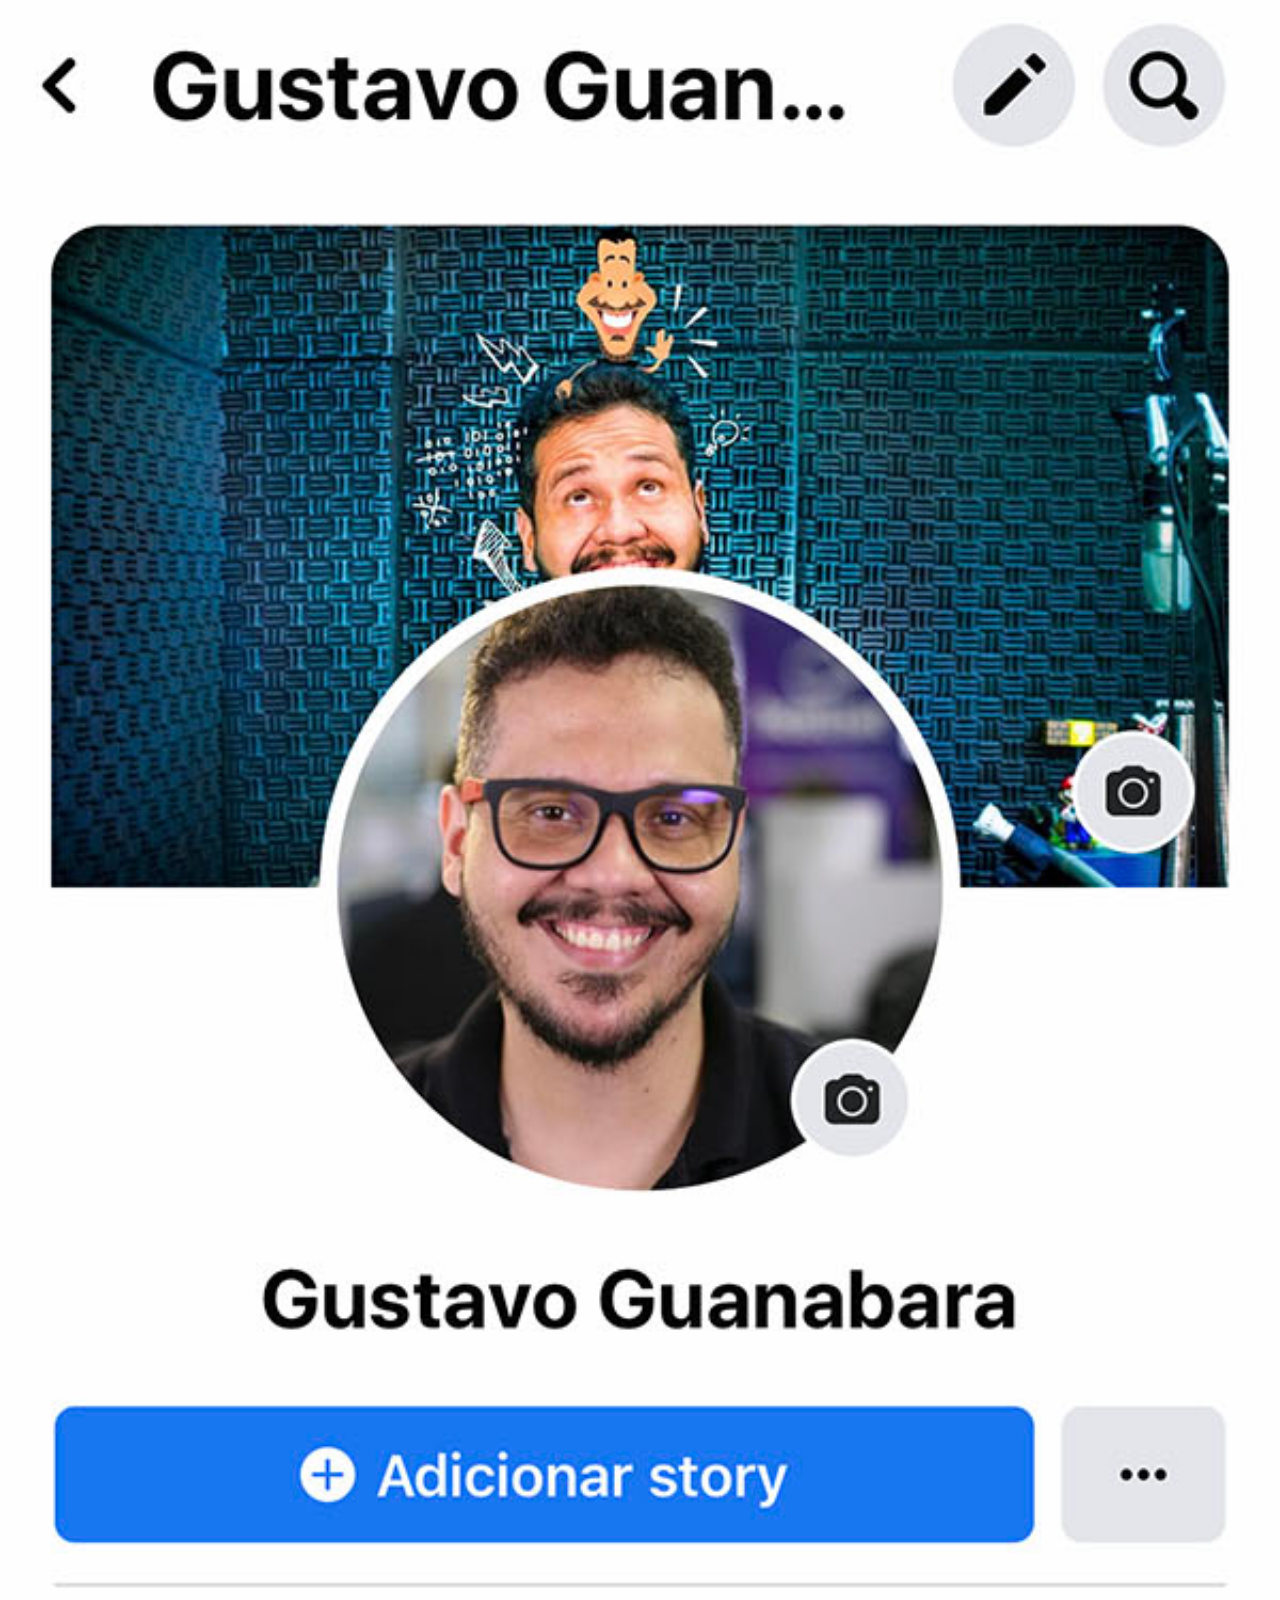
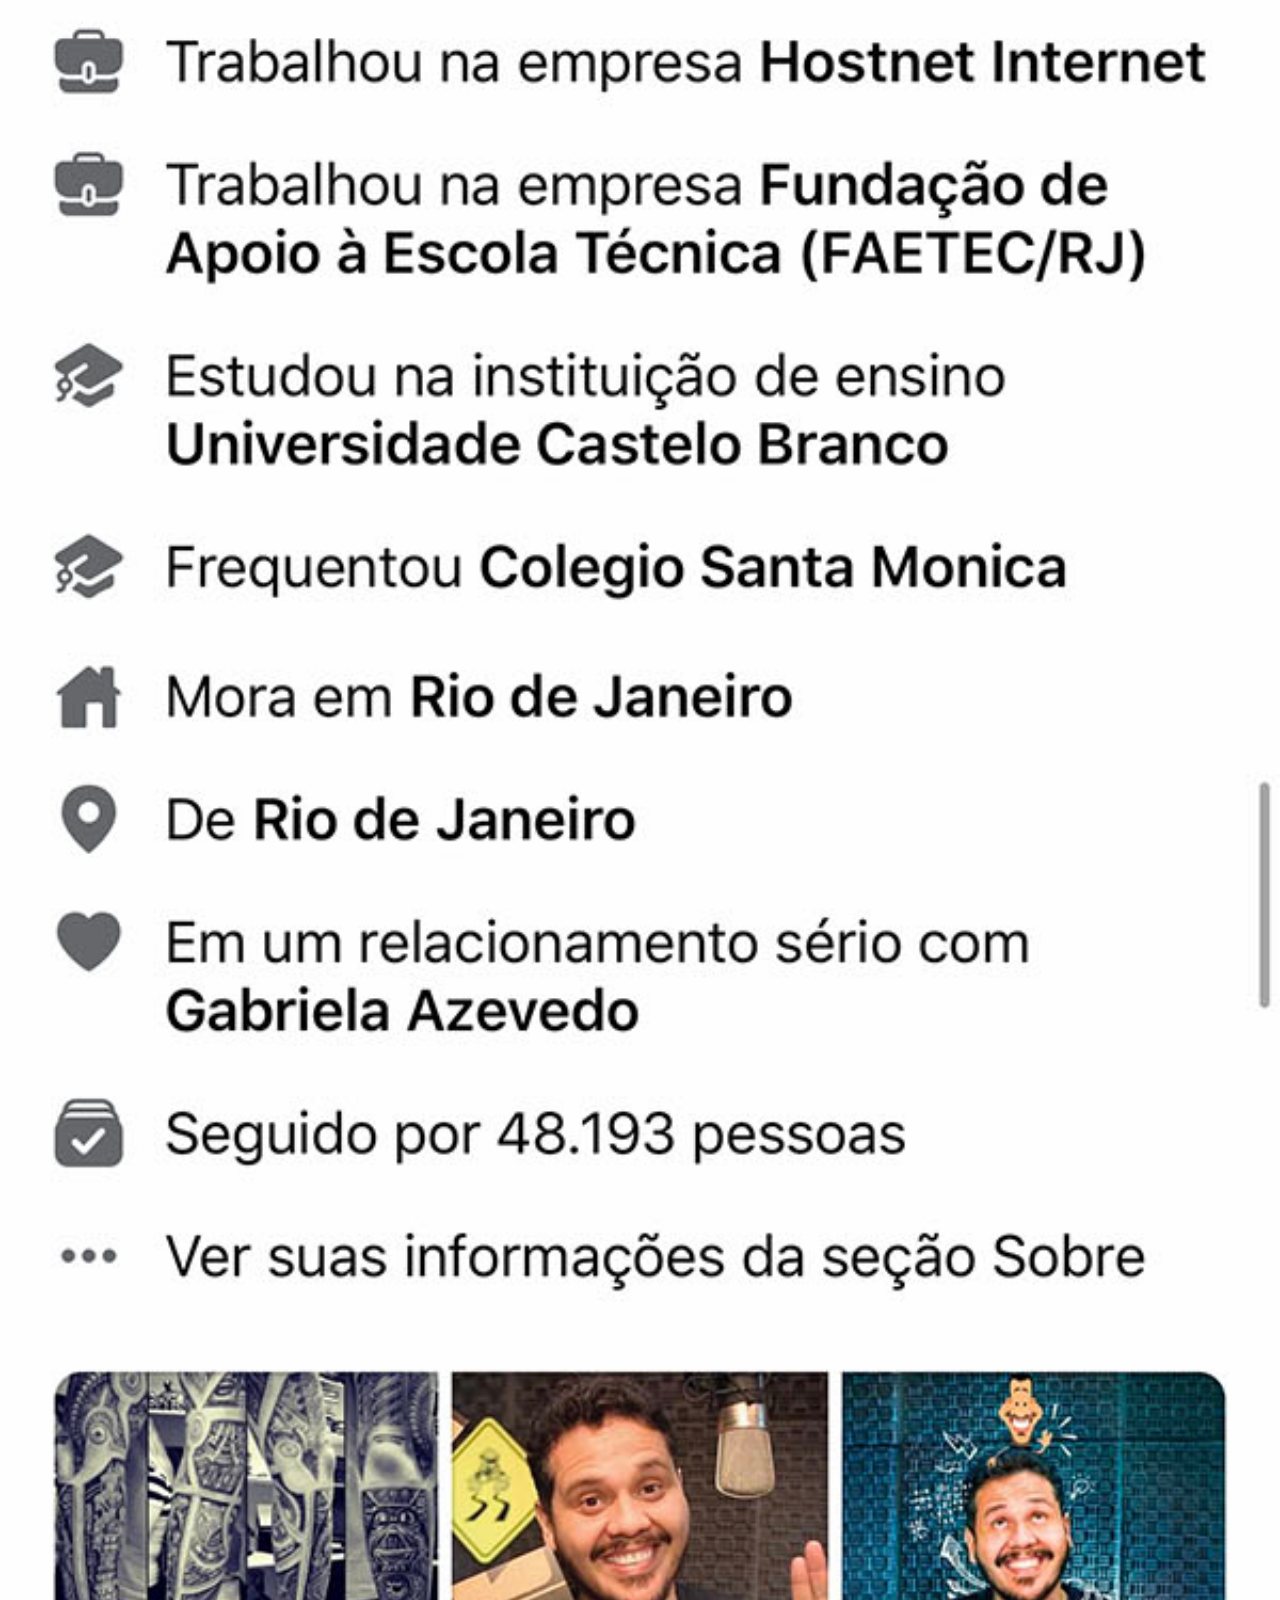
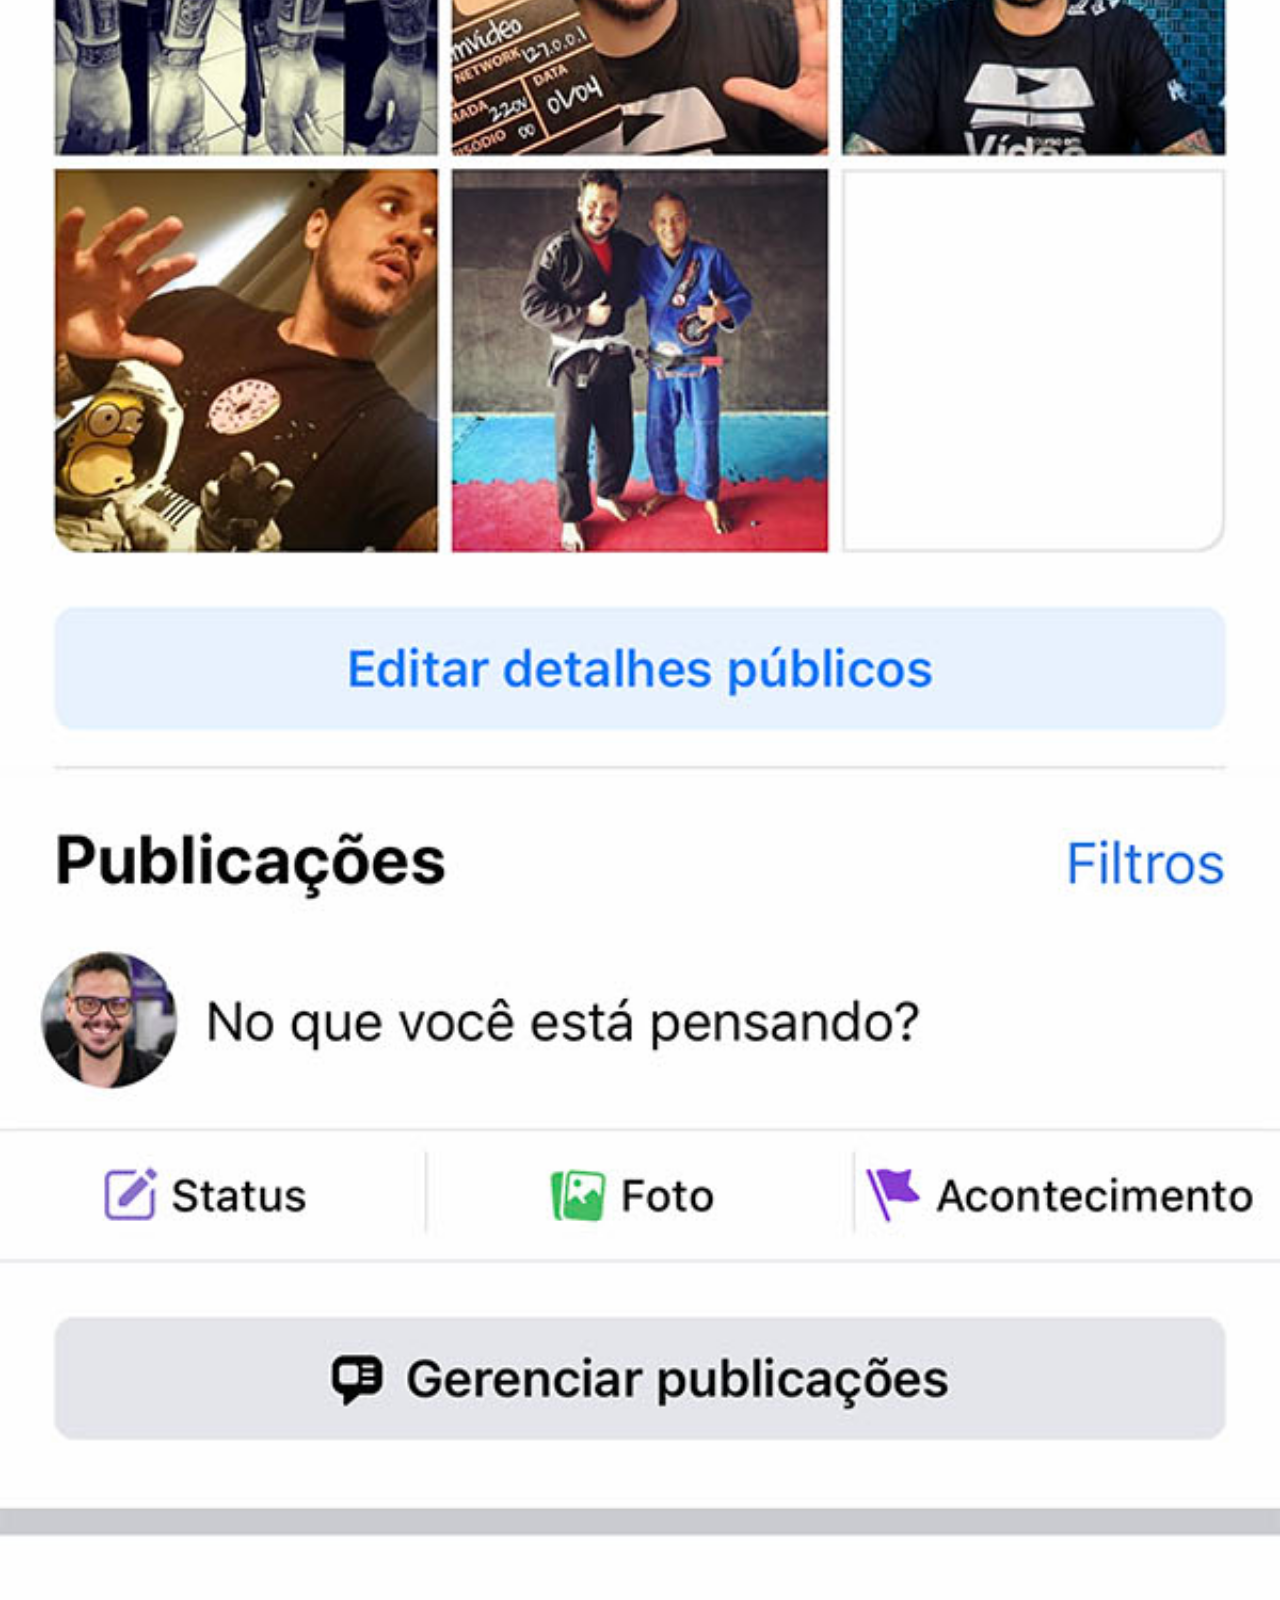
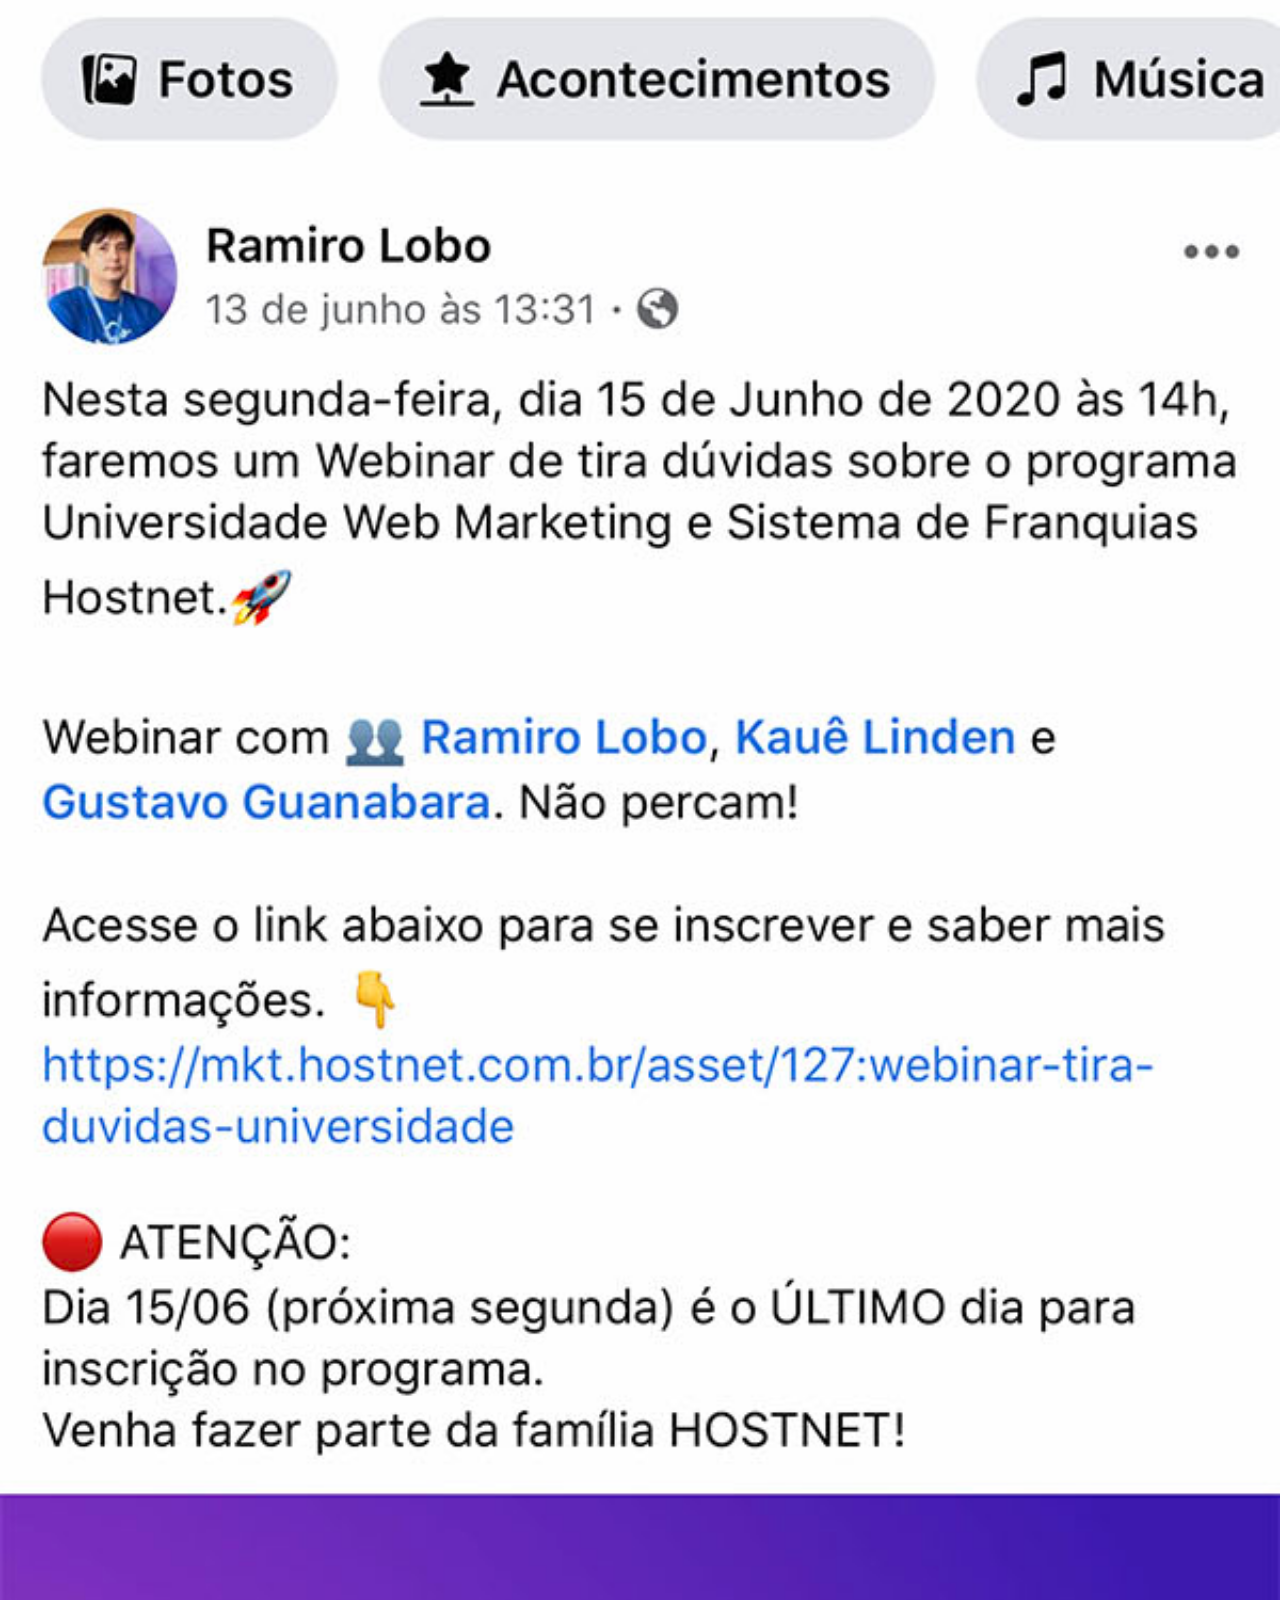
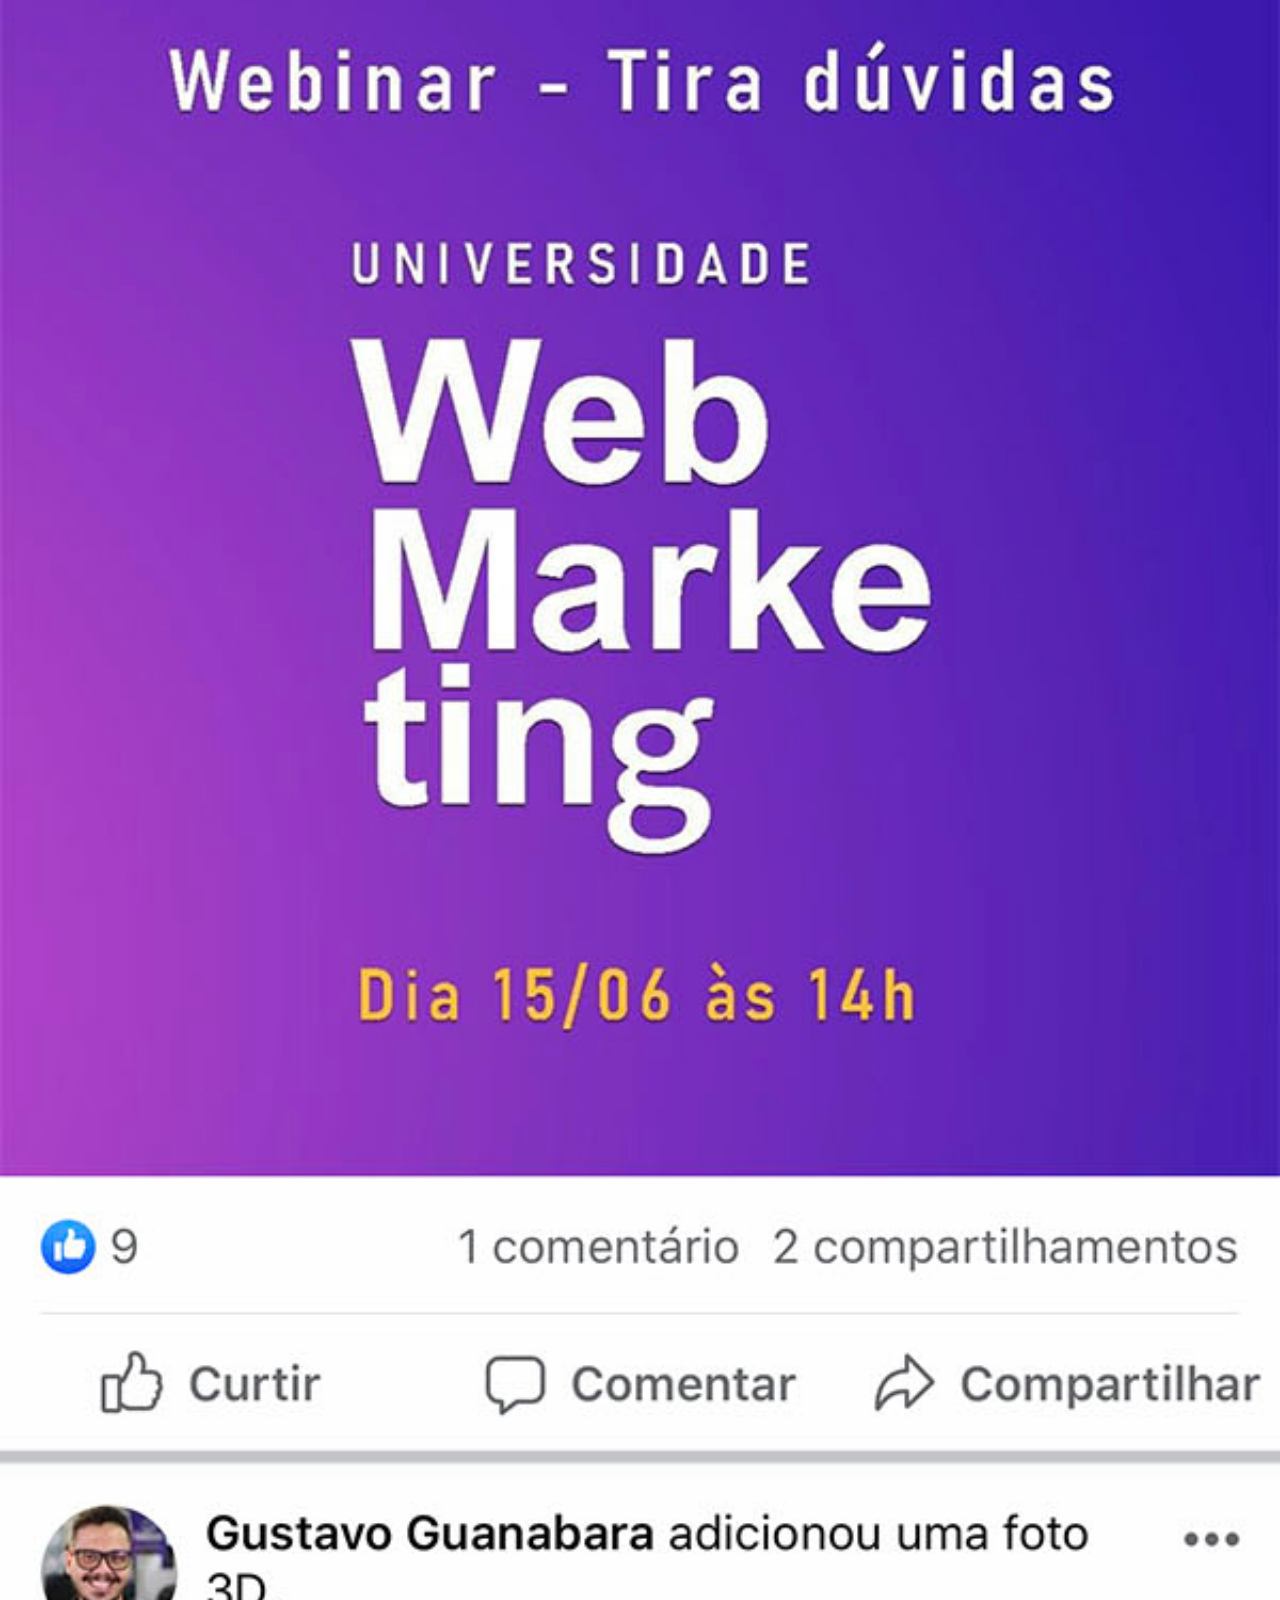
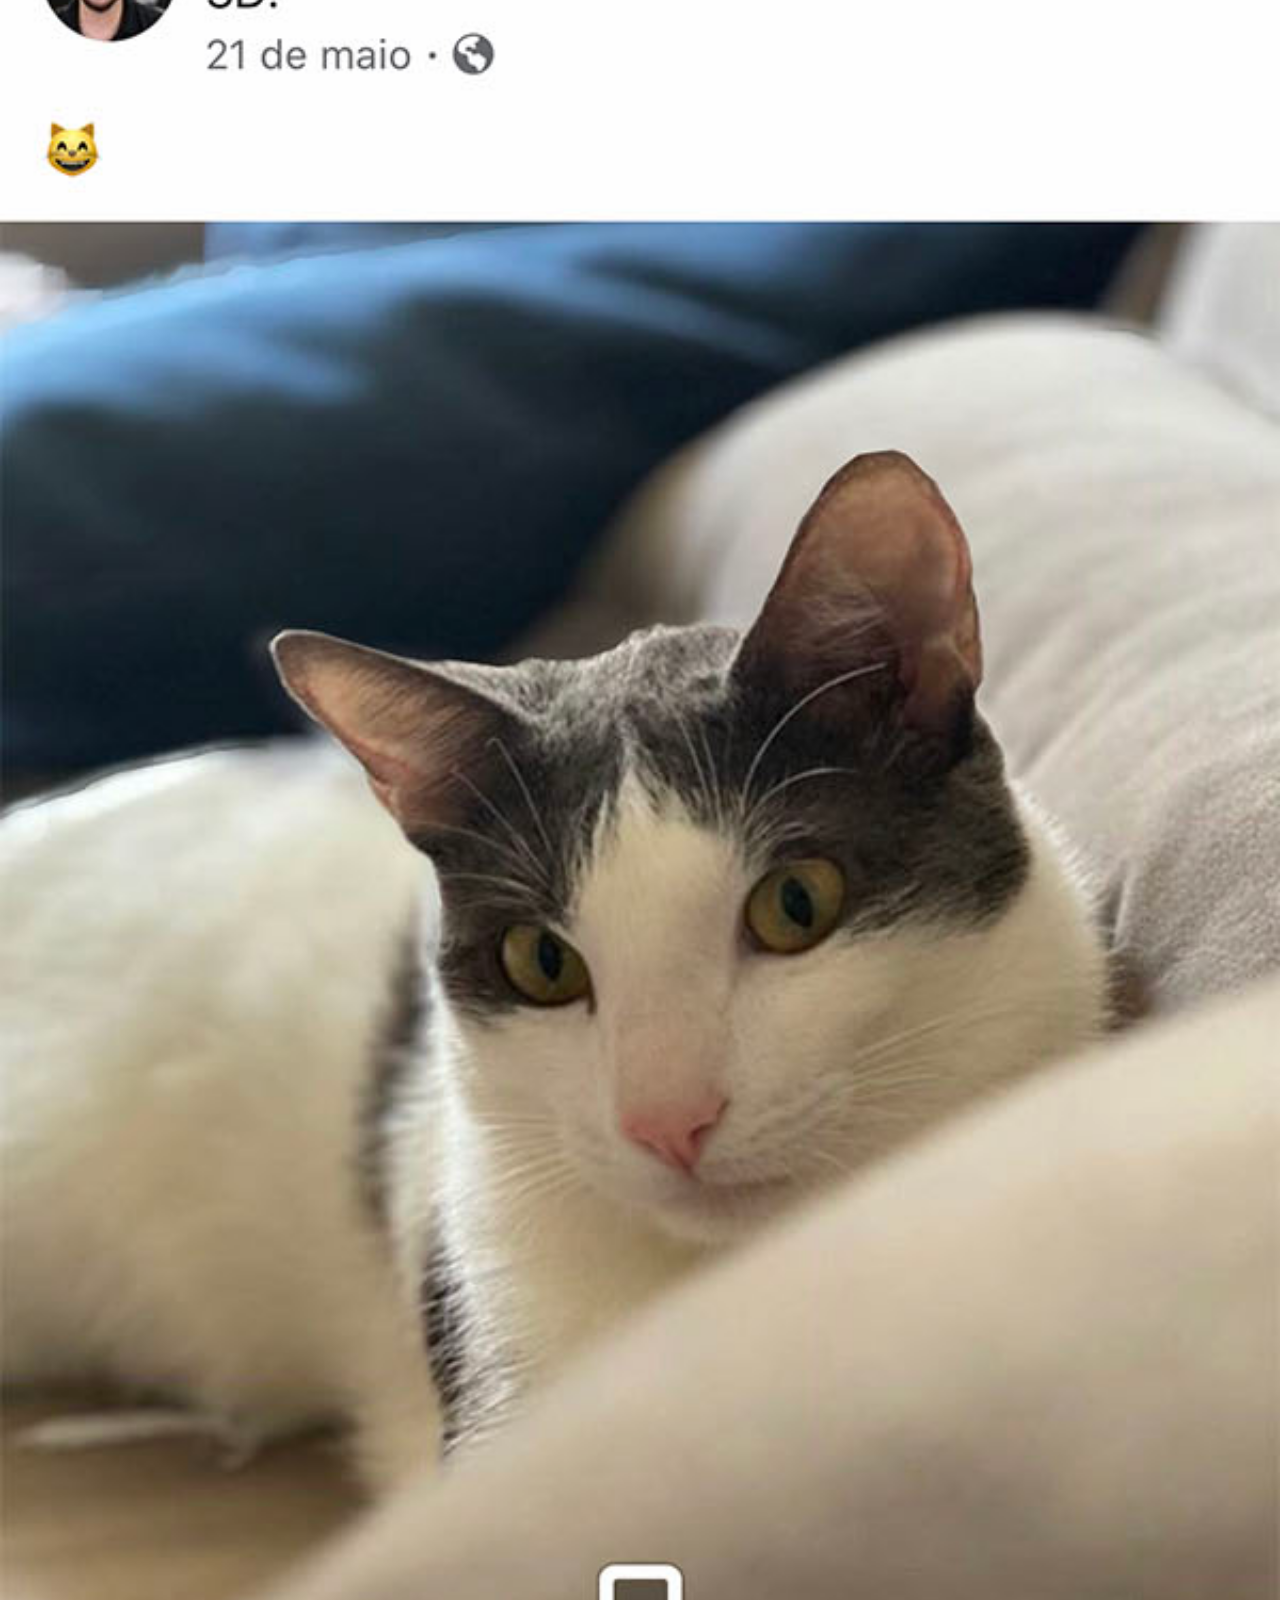
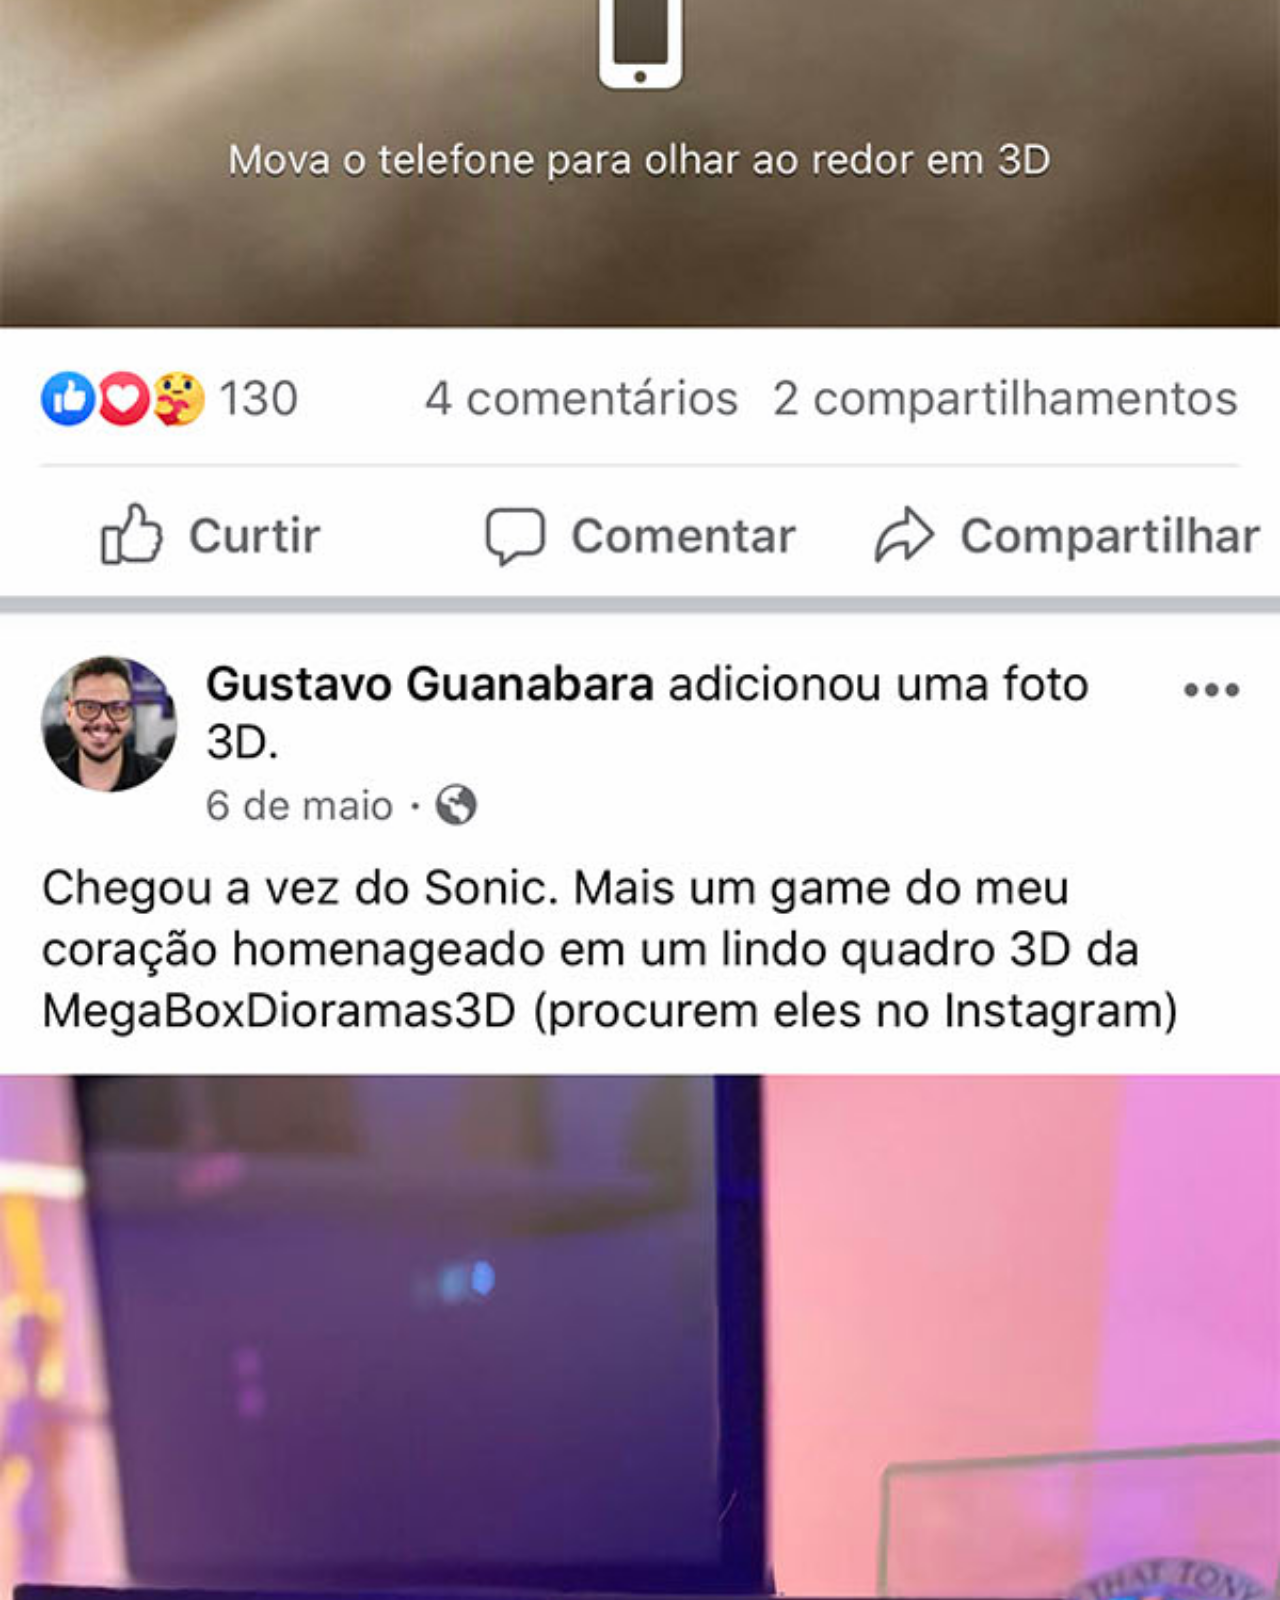
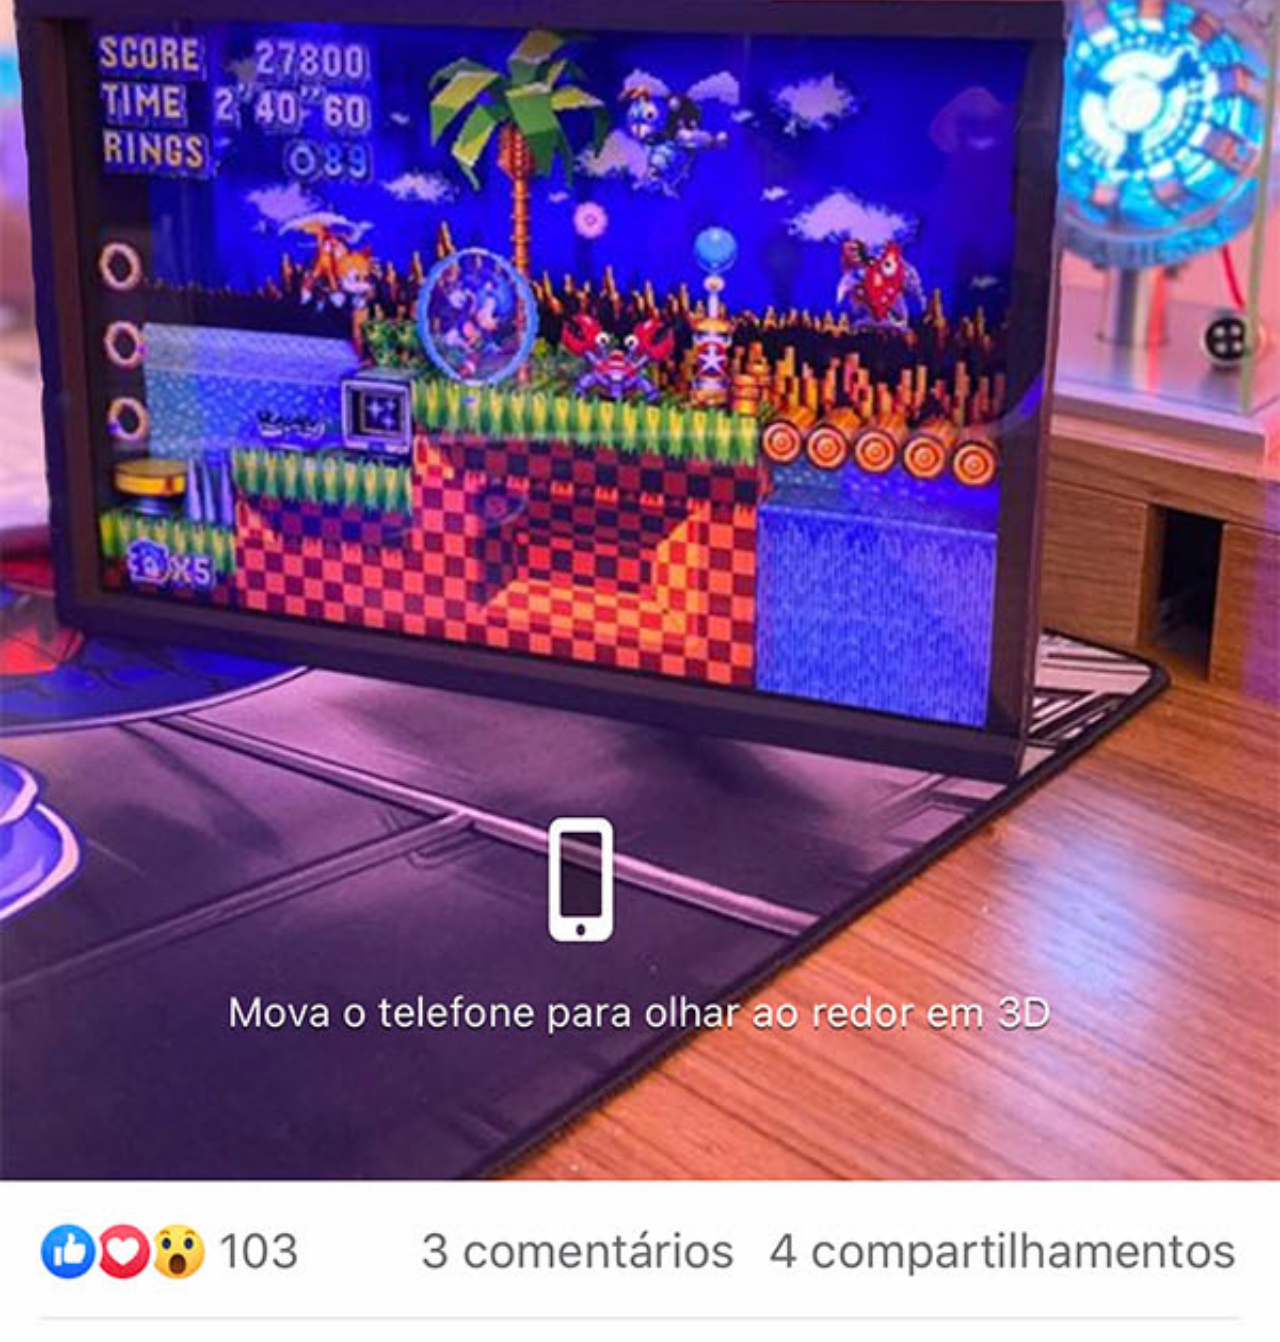
<file: facebook.html>
<!DOCTYPE html>
<html lang="pt-br">
<head>
    <meta charset="UTF-8">
    <meta name="viewport" content="width=device-width, initial-scale=1.0">
    <title>Facebook</title>
    <link rel="stylesheet" href="estilos/social.css">
</head>
<body>
    <img src="imagens/tela-facebook.jpg" alt="Youtube">
</body>
</html>
</file>
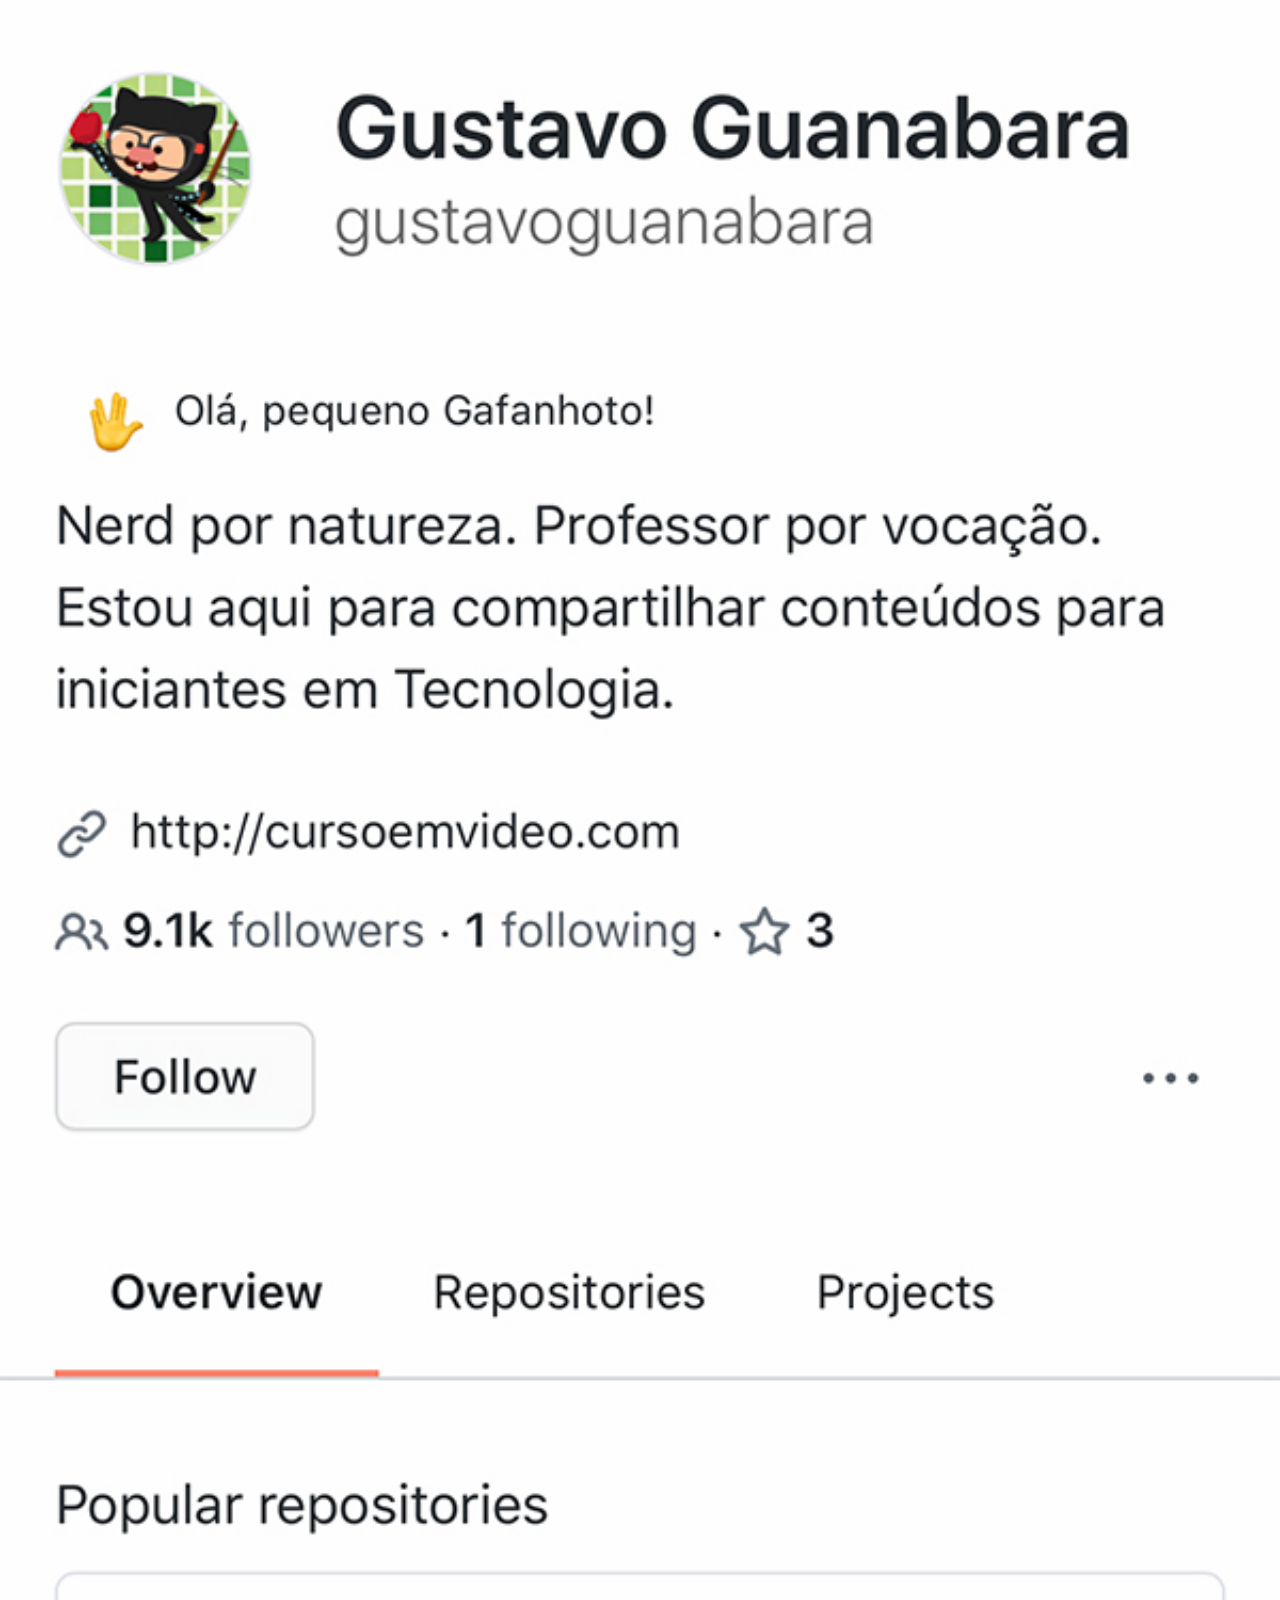
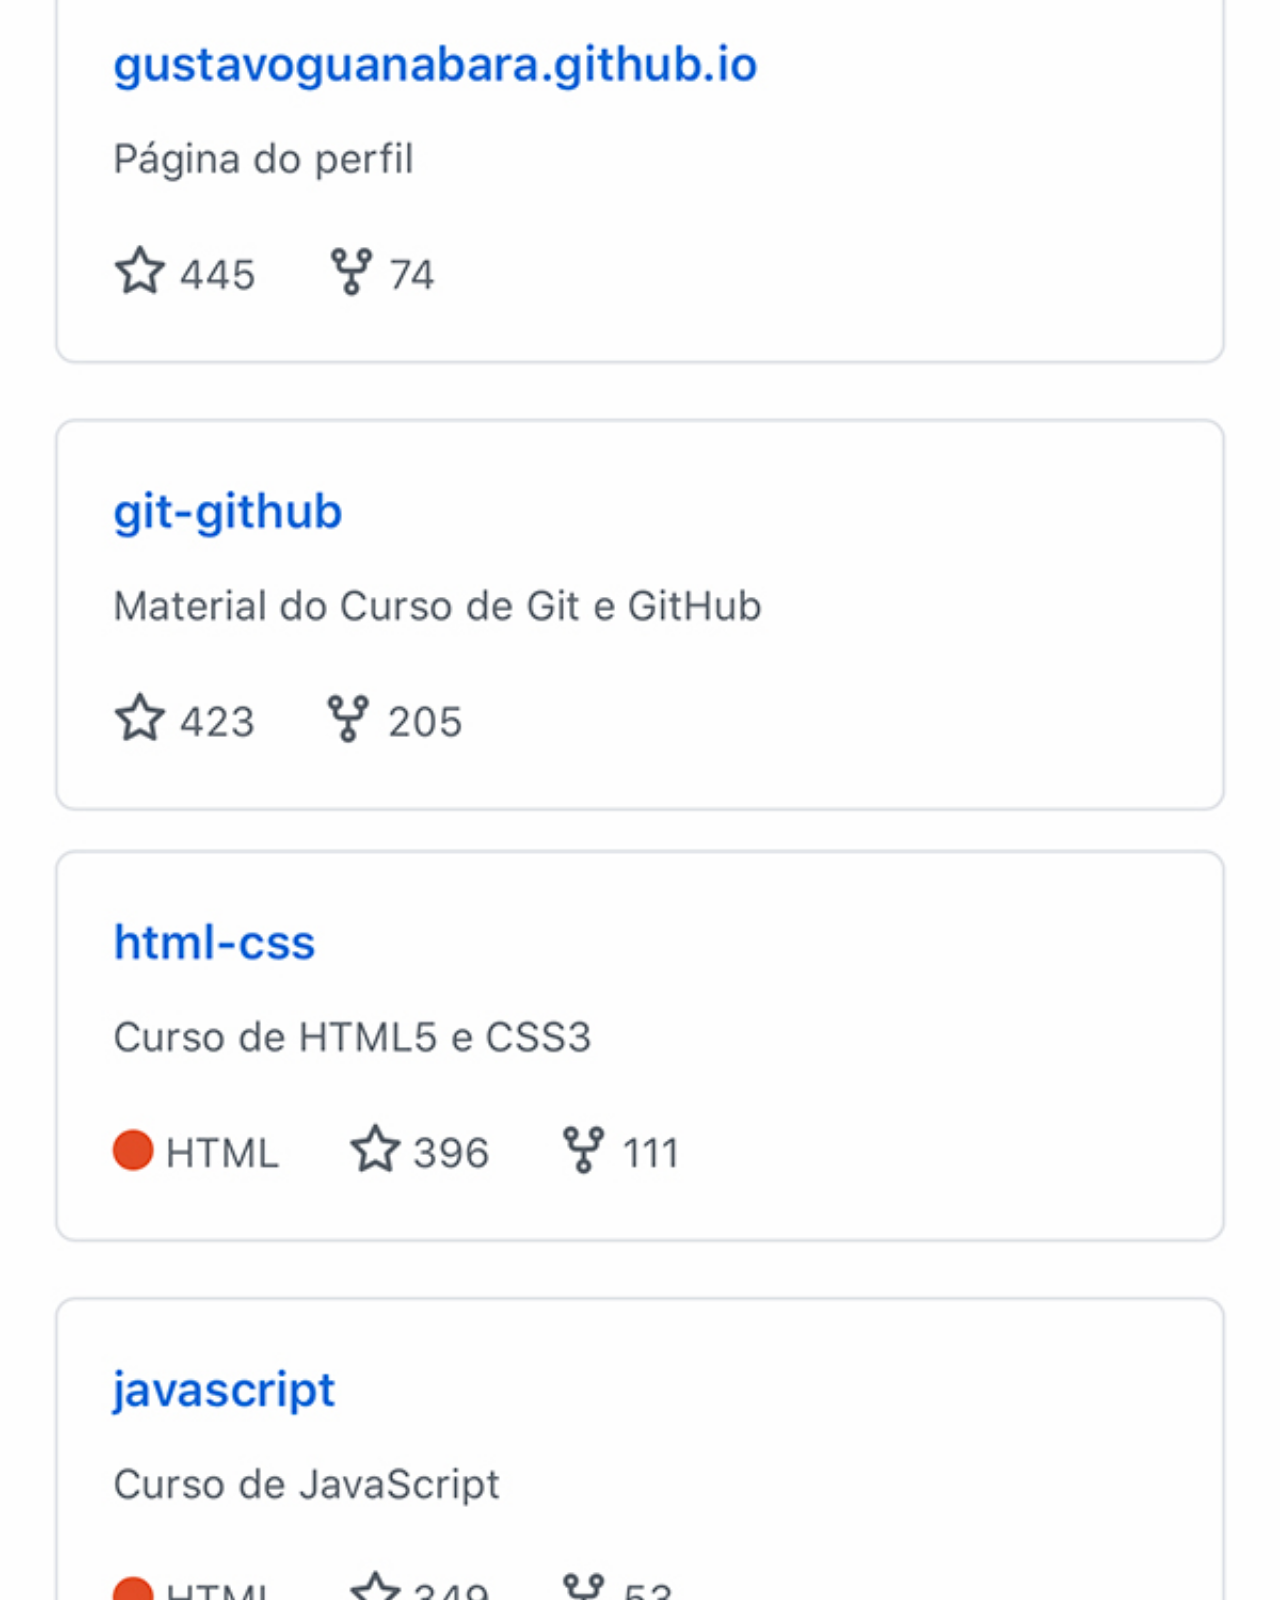
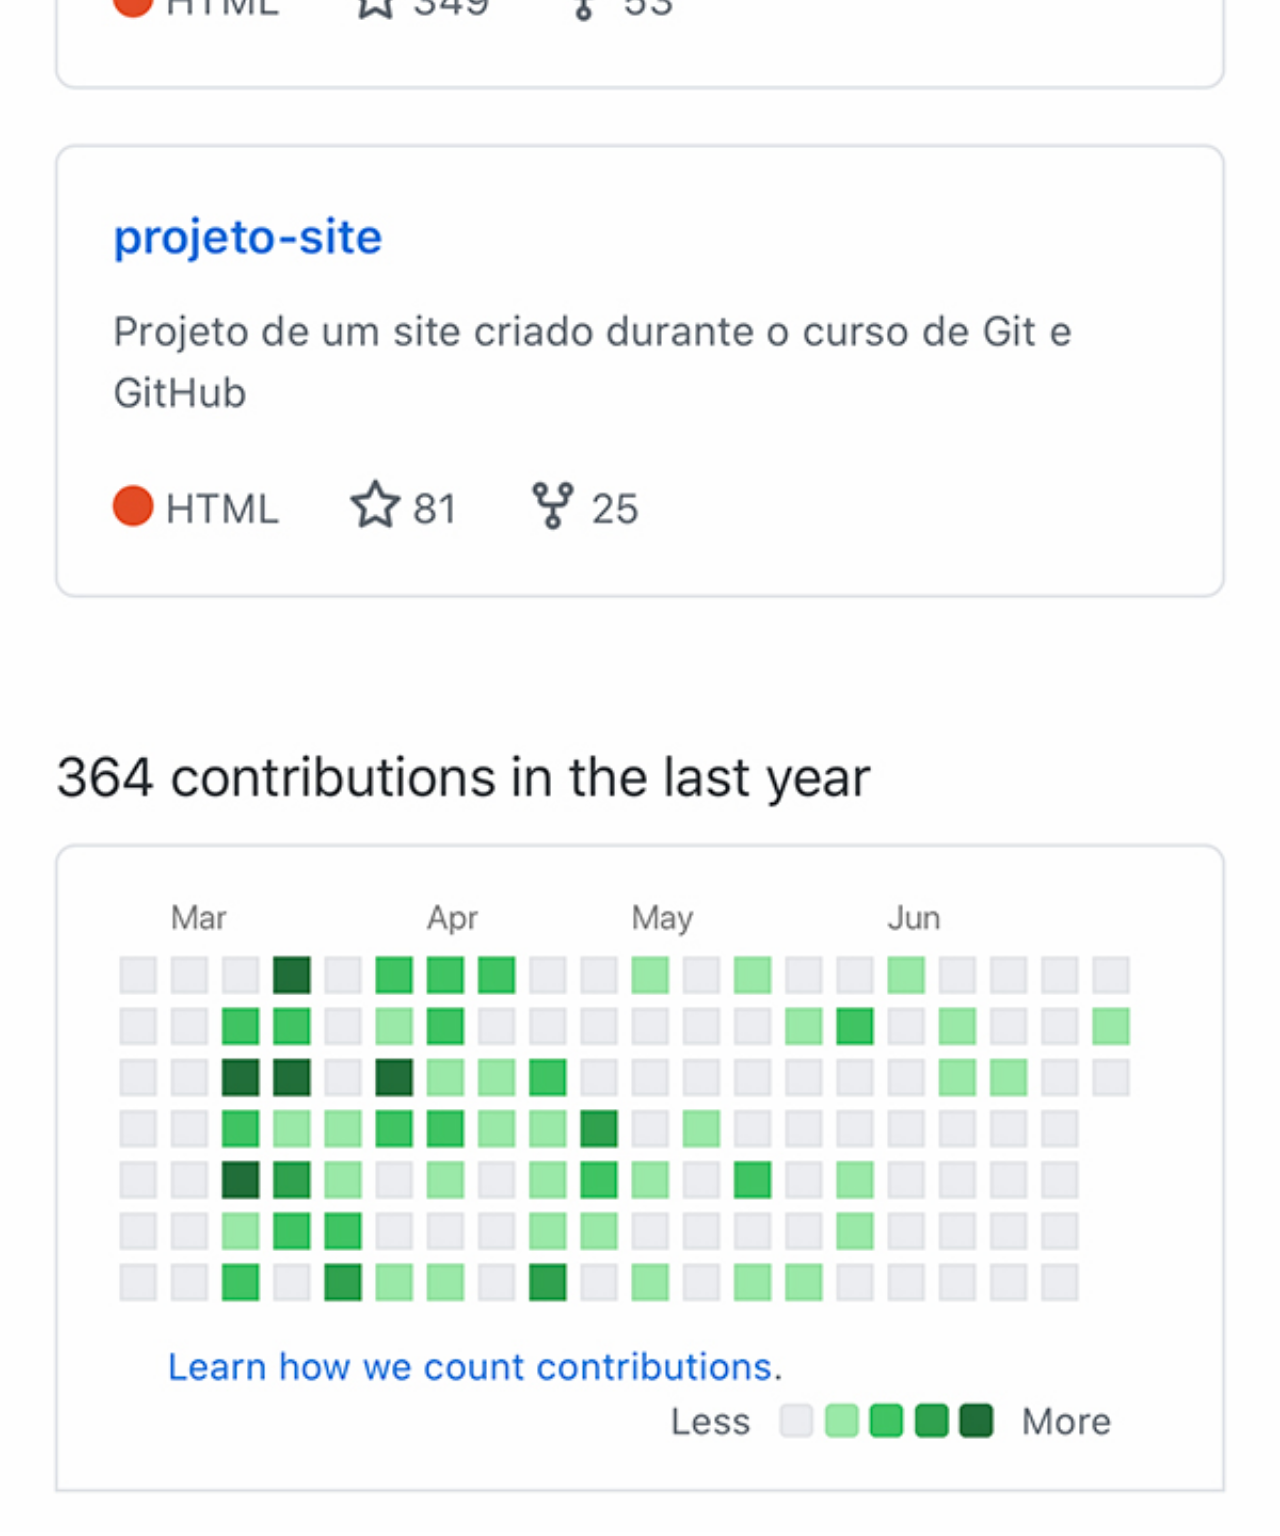
<file: github.html>
<!DOCTYPE html>
<html lang="pt-br">
<head>
    <meta charset="UTF-8">
    <meta name="viewport" content="width=device-width, initial-scale=1.0">
    <title>GitHub</title>
    <link rel="stylesheet" href="estilos/social.css">
</head>

<body>
    <img src="imagens/tela-github.jpg" alt="Youtube">
</body>
</html>
</file>
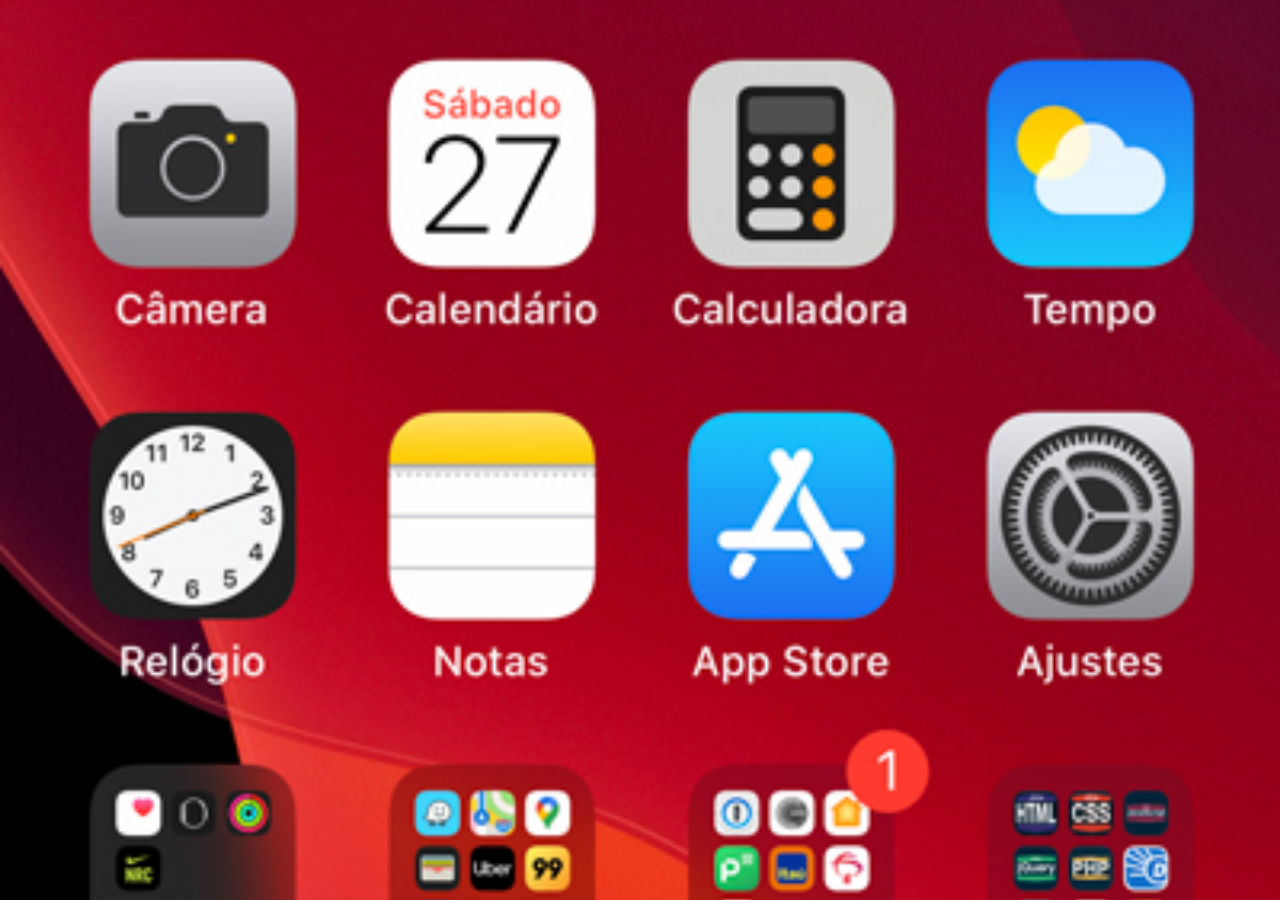
<file: home.html>
<!DOCTYPE html>
<html lang="pt-br">
<head>
    <meta charset="UTF-8">
    <meta name="viewport" content="width=device-width, initial-scale=1.0">
    <title>Home</title>
</head>
<style>
    *{
        margin: 0px;
        padding: 0px;
    }

    body{
        width: 100vw;
        height: 100vh;
        background: black url('imagens/tela-home.jpg') no-repeat top center;
        background-size: cover;
    }
</style>
<body>
    
</body>
</html>
</file>
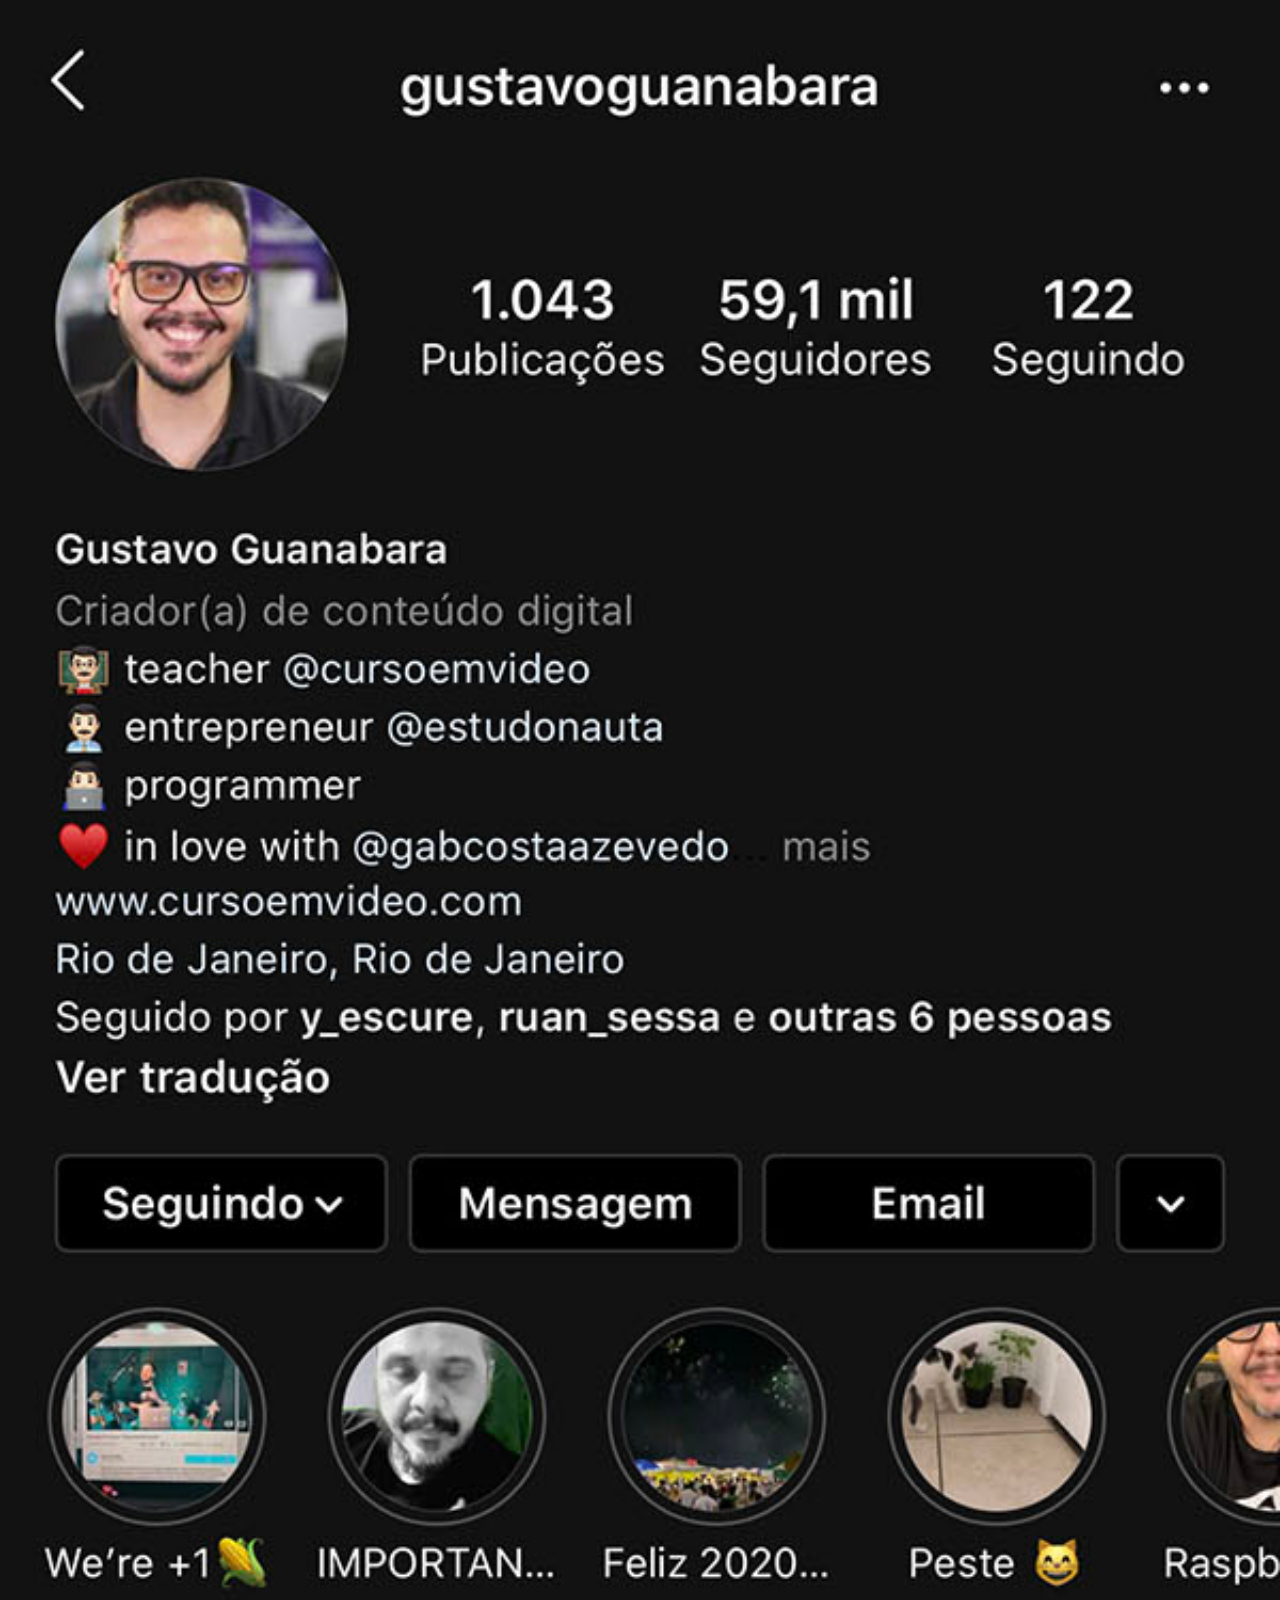
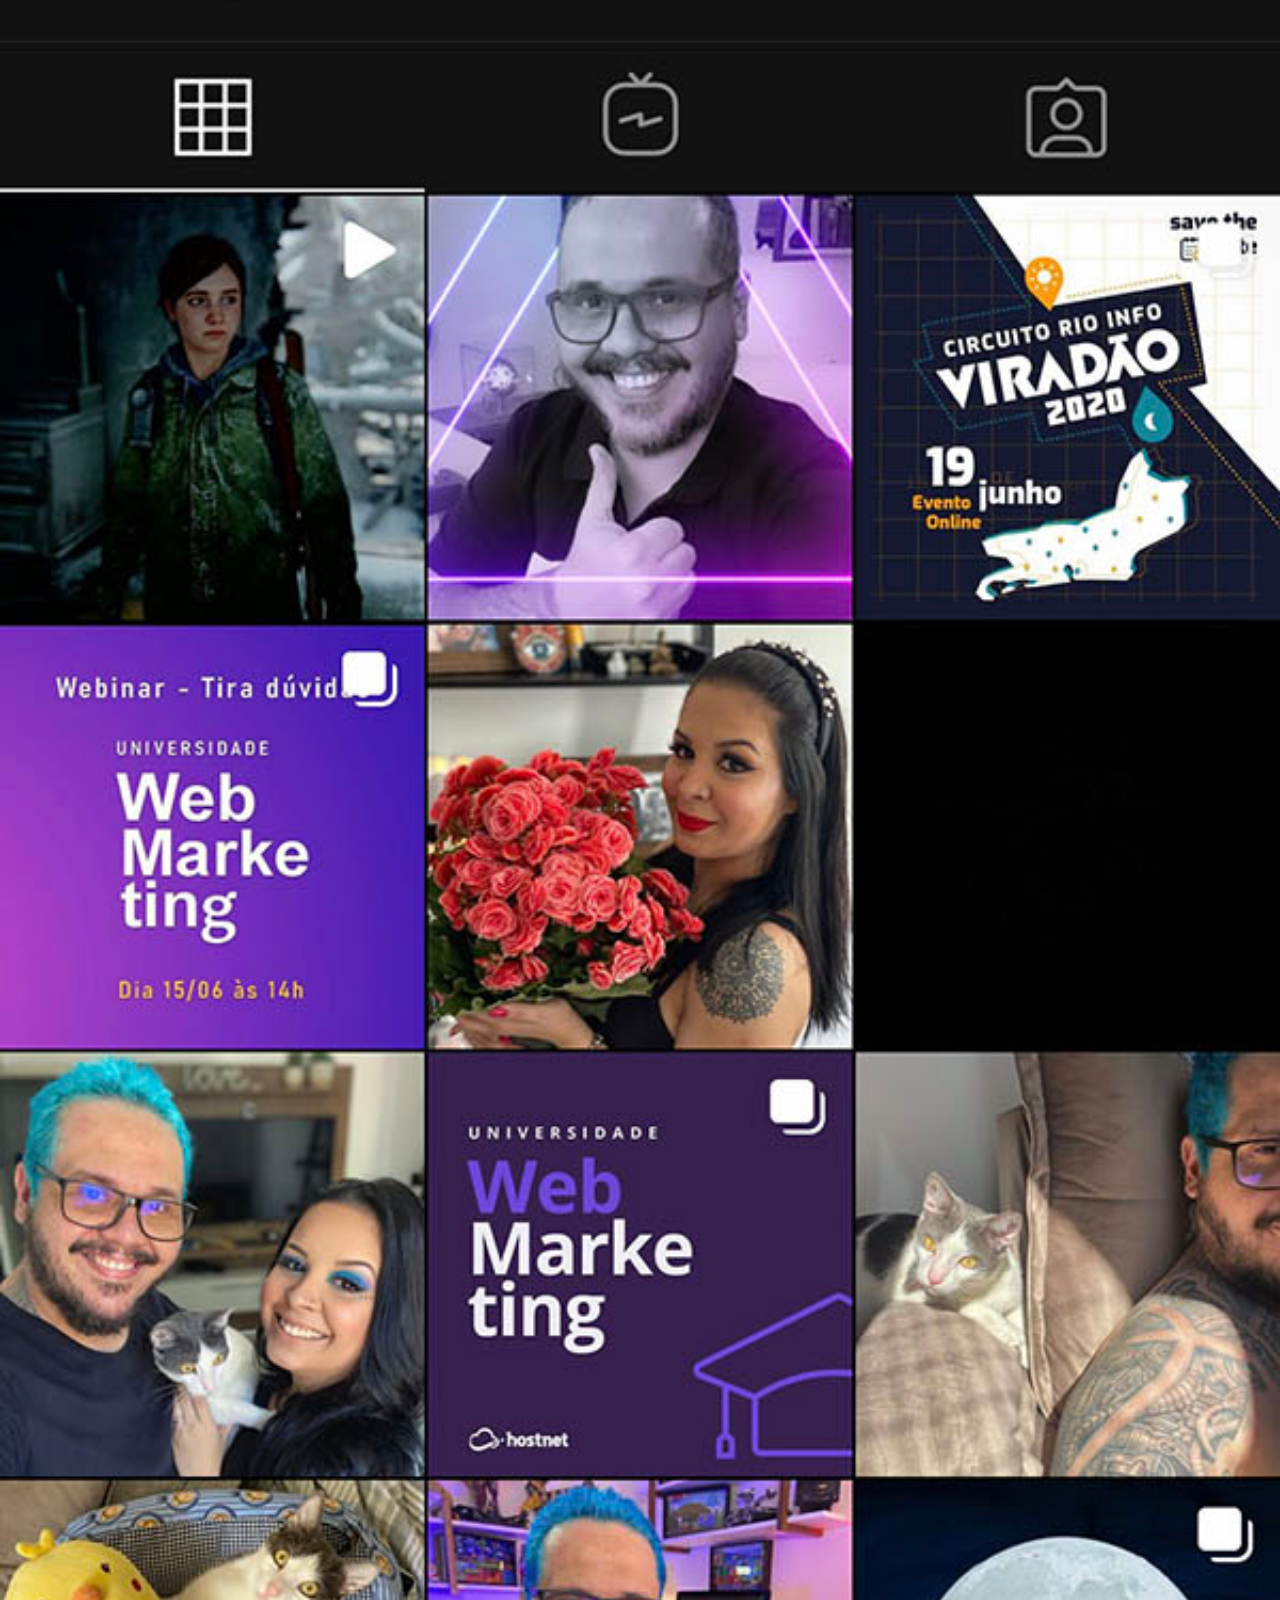
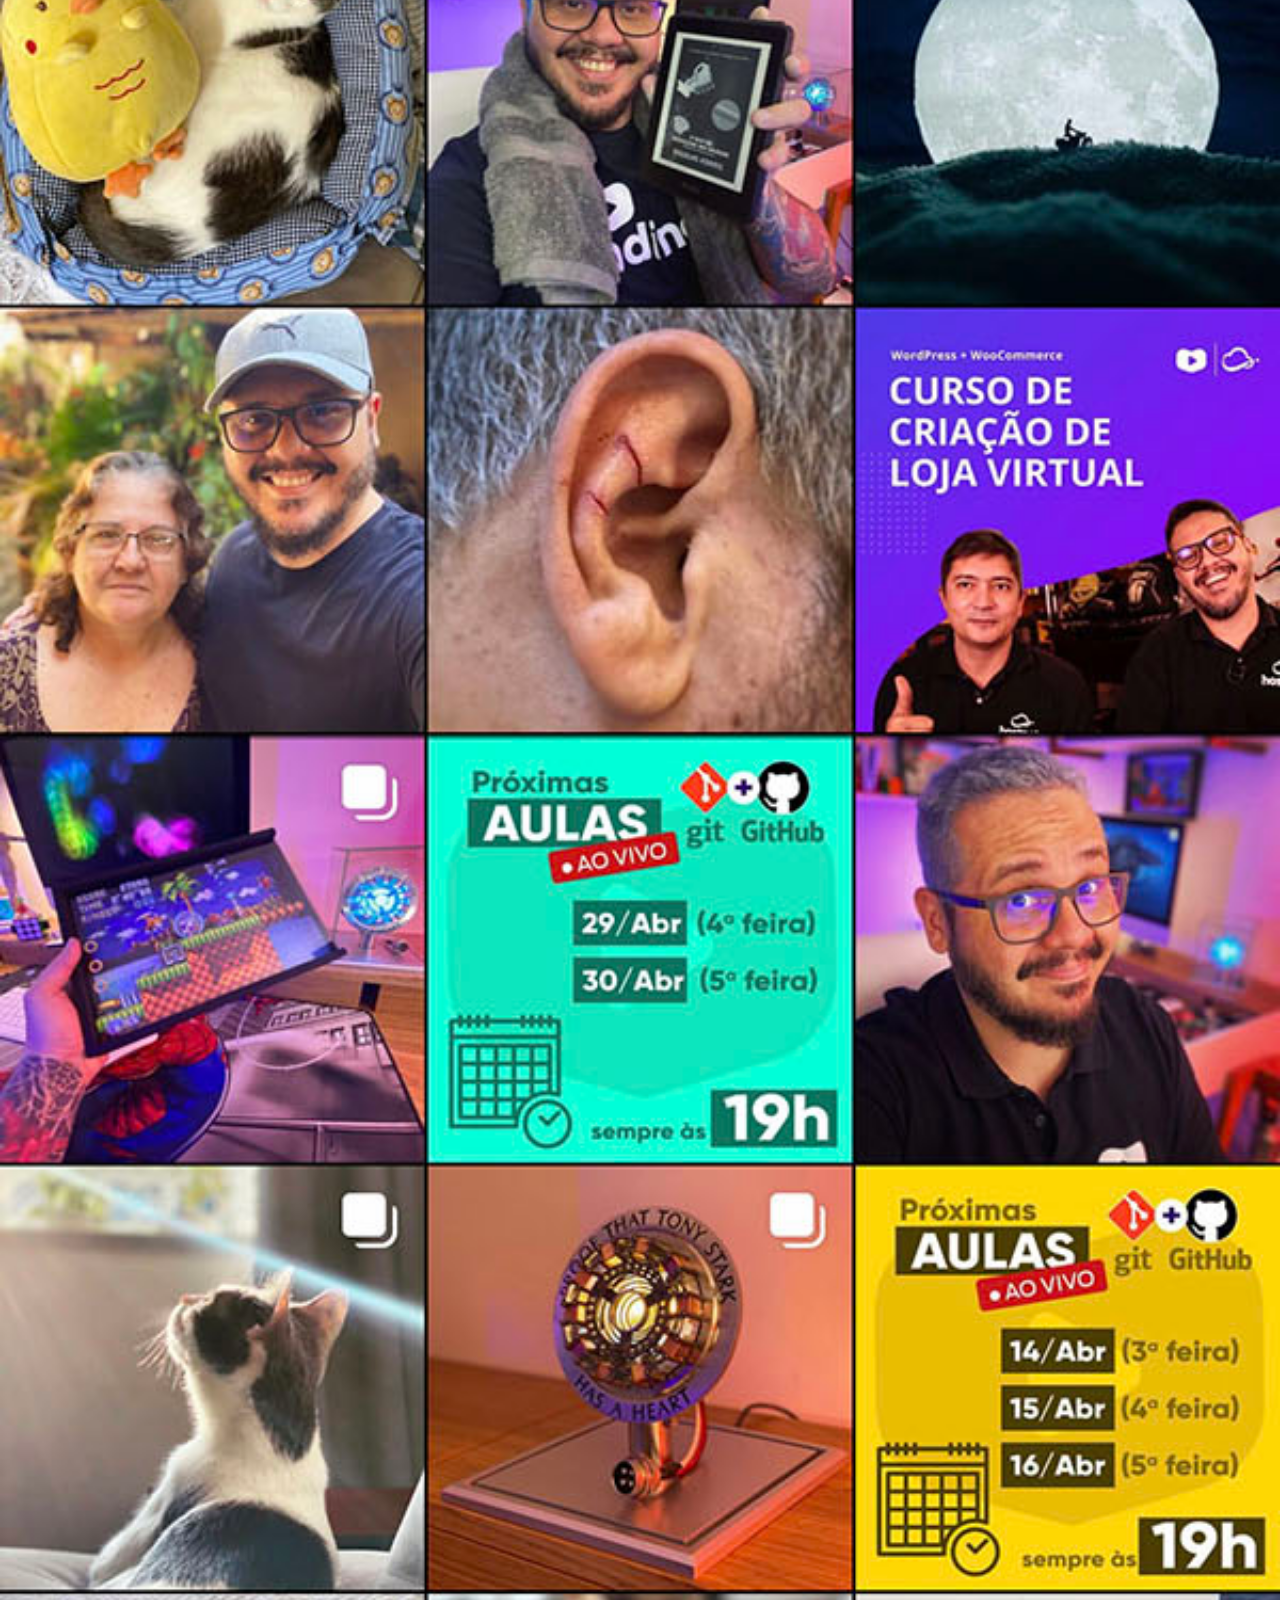
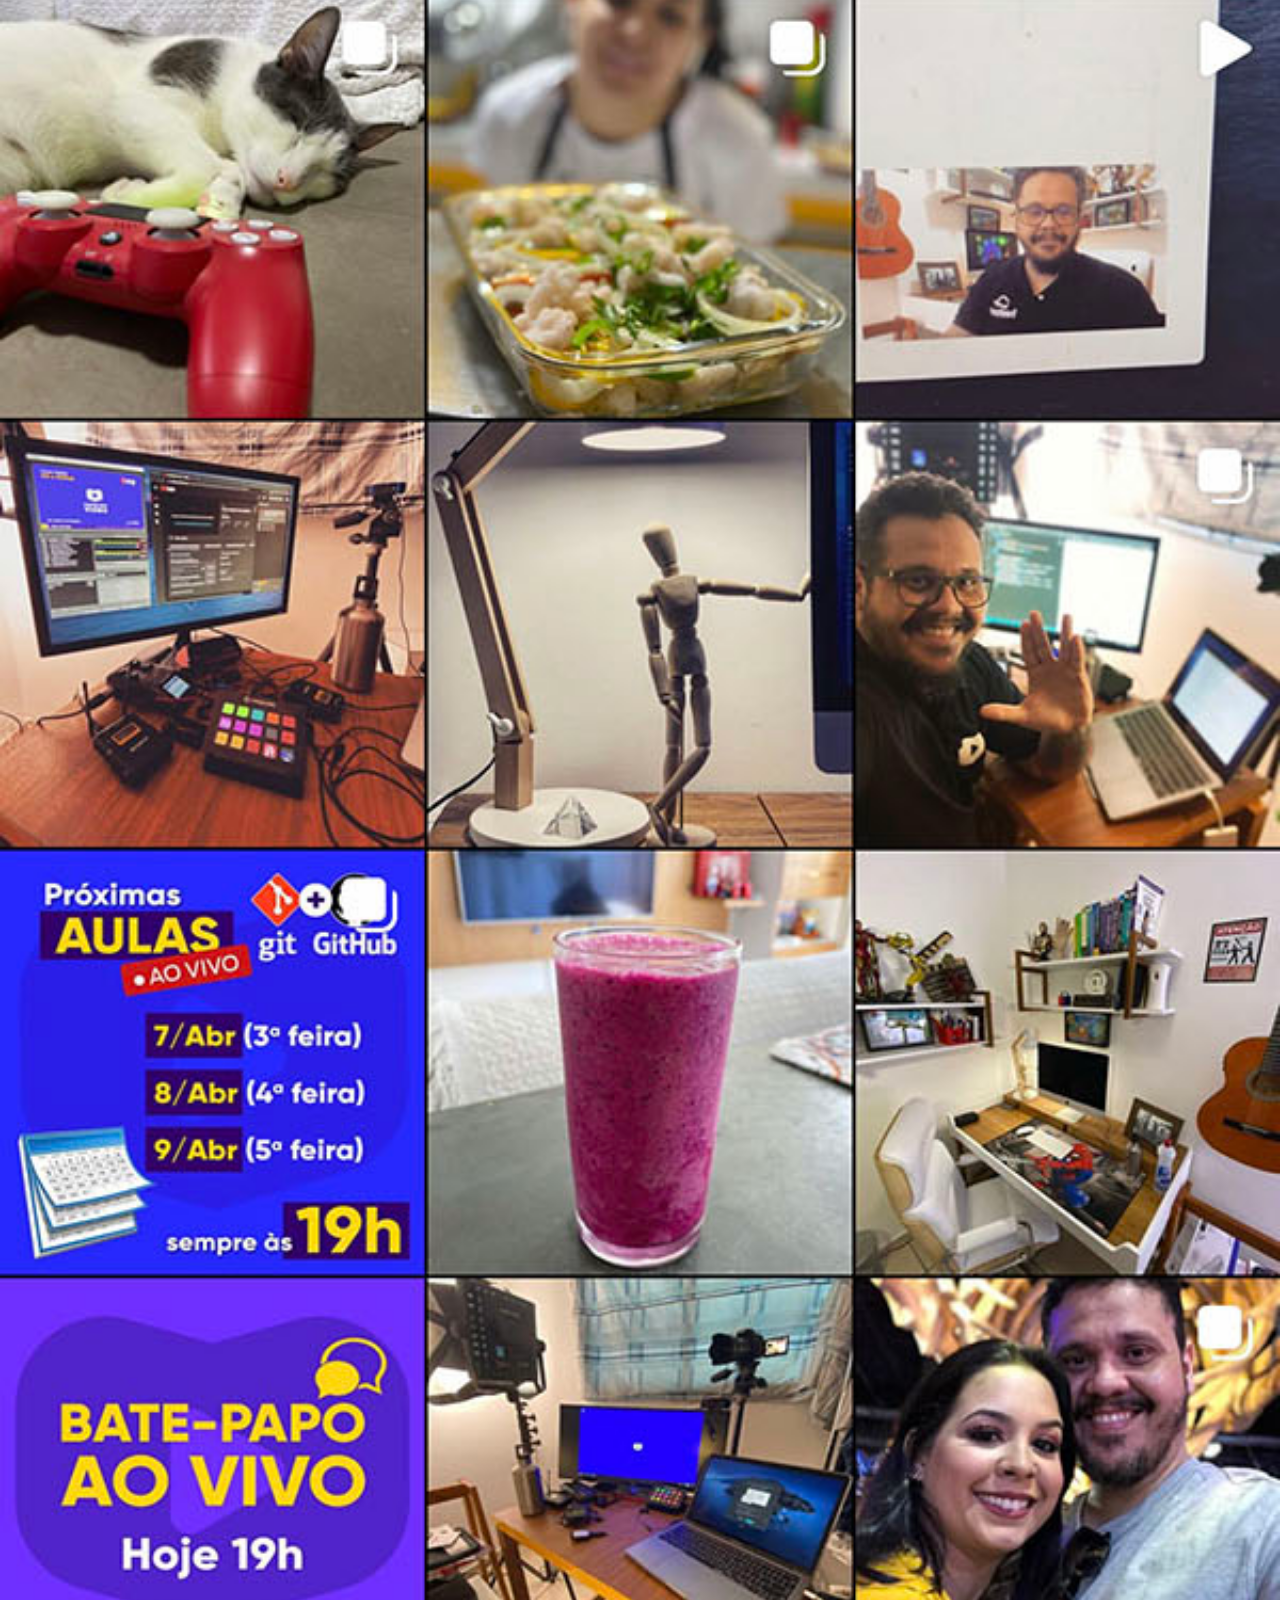
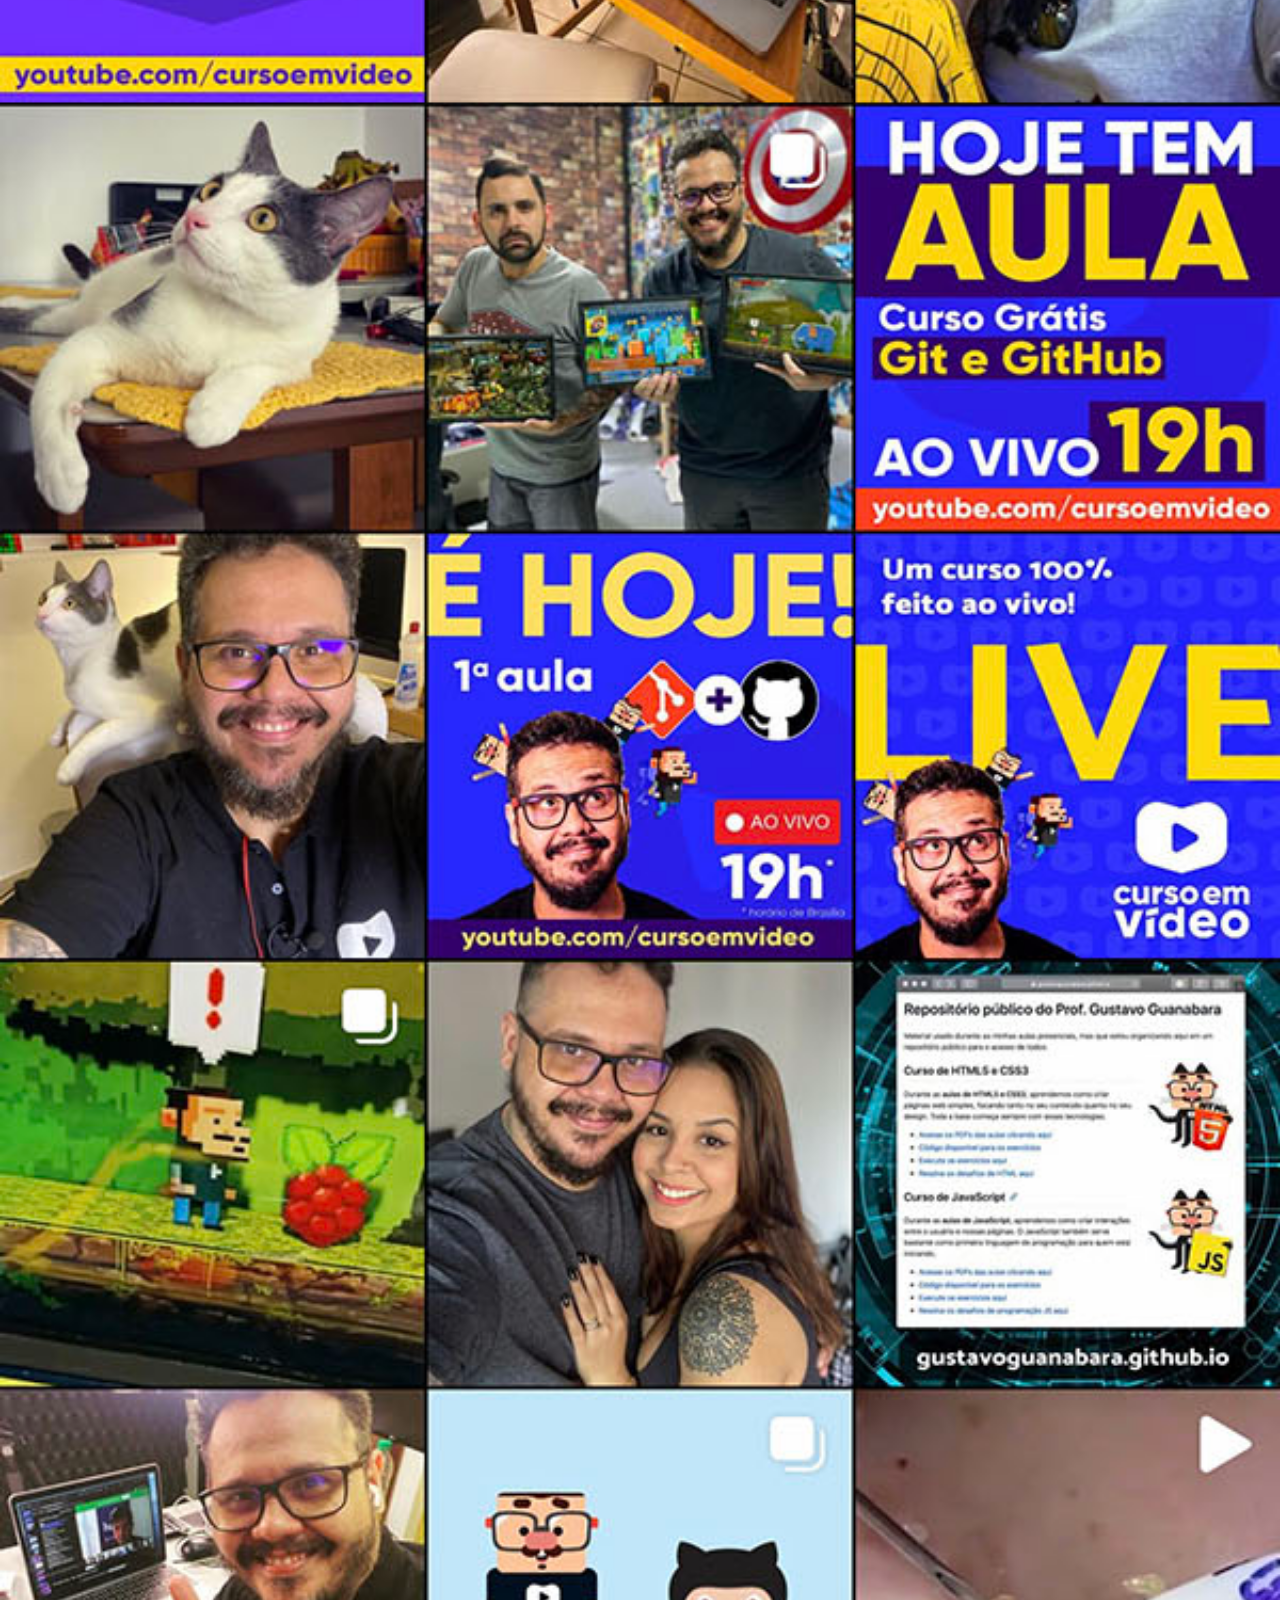
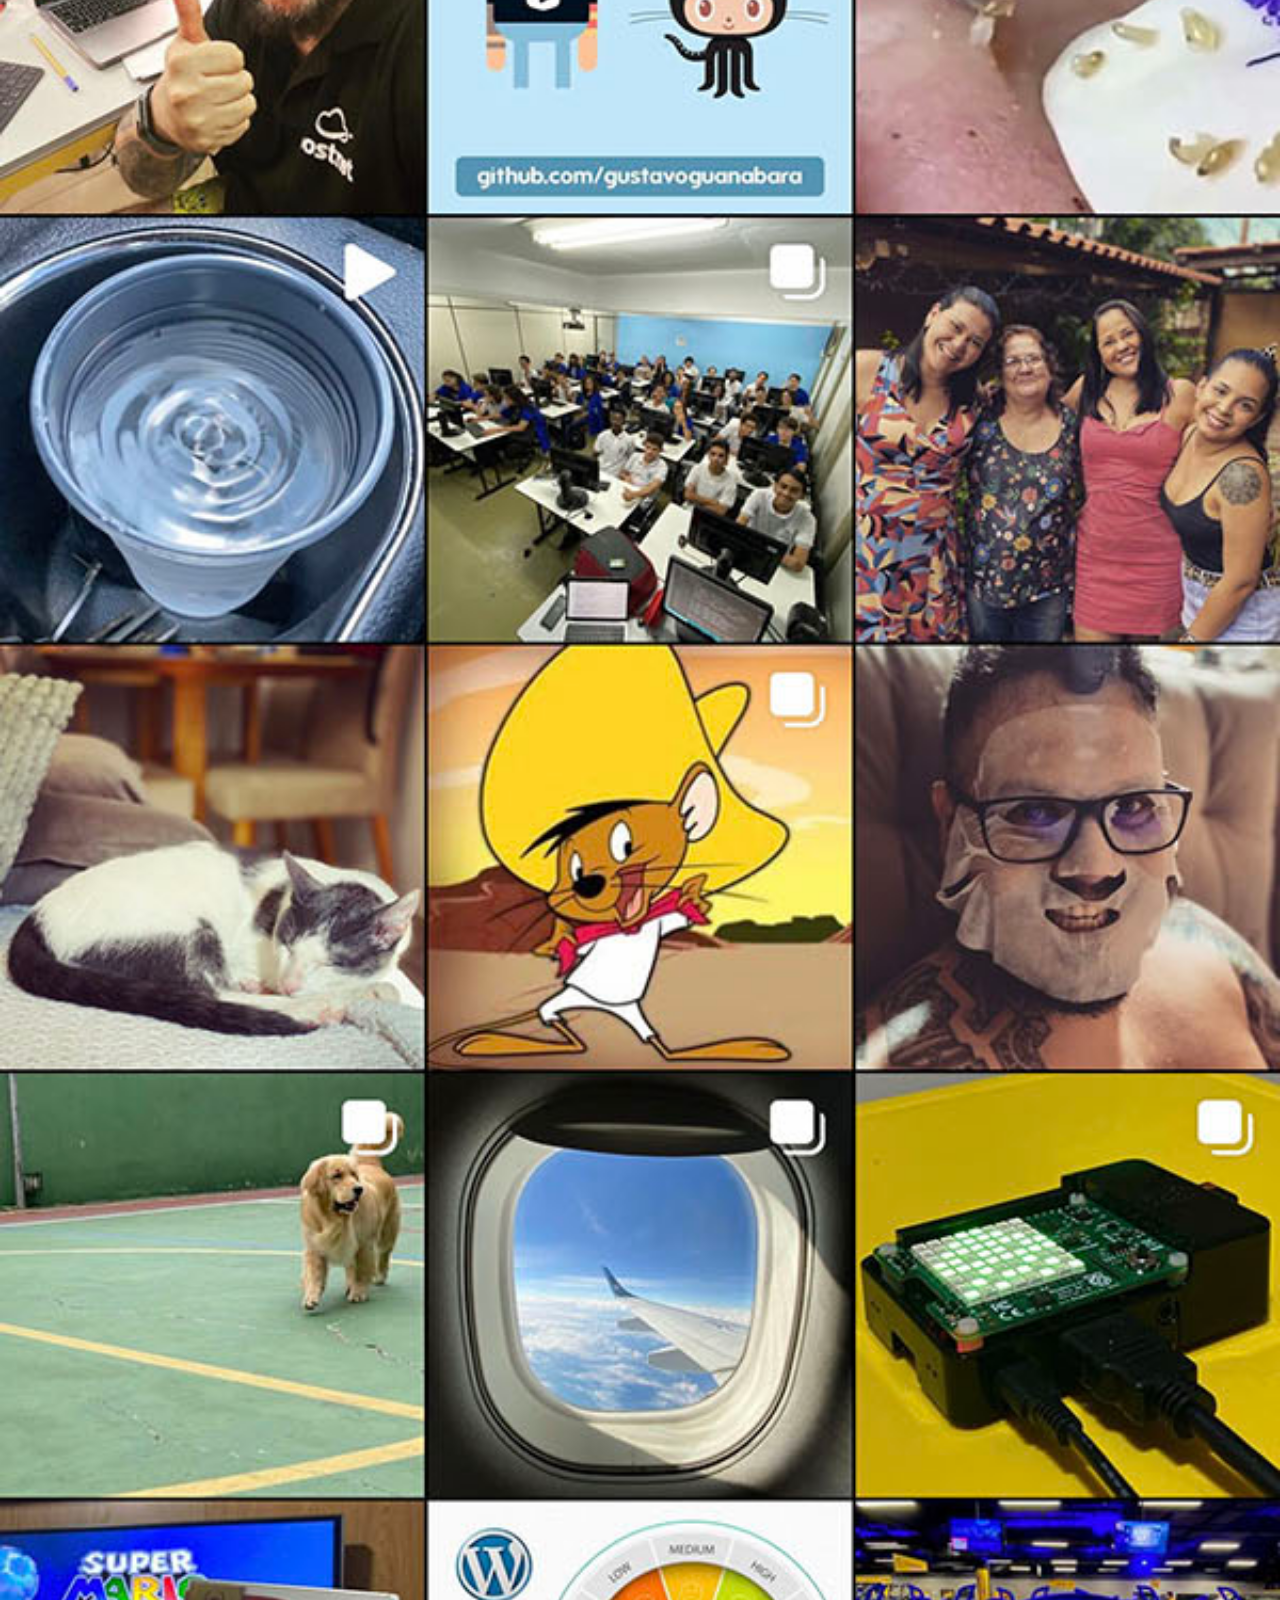
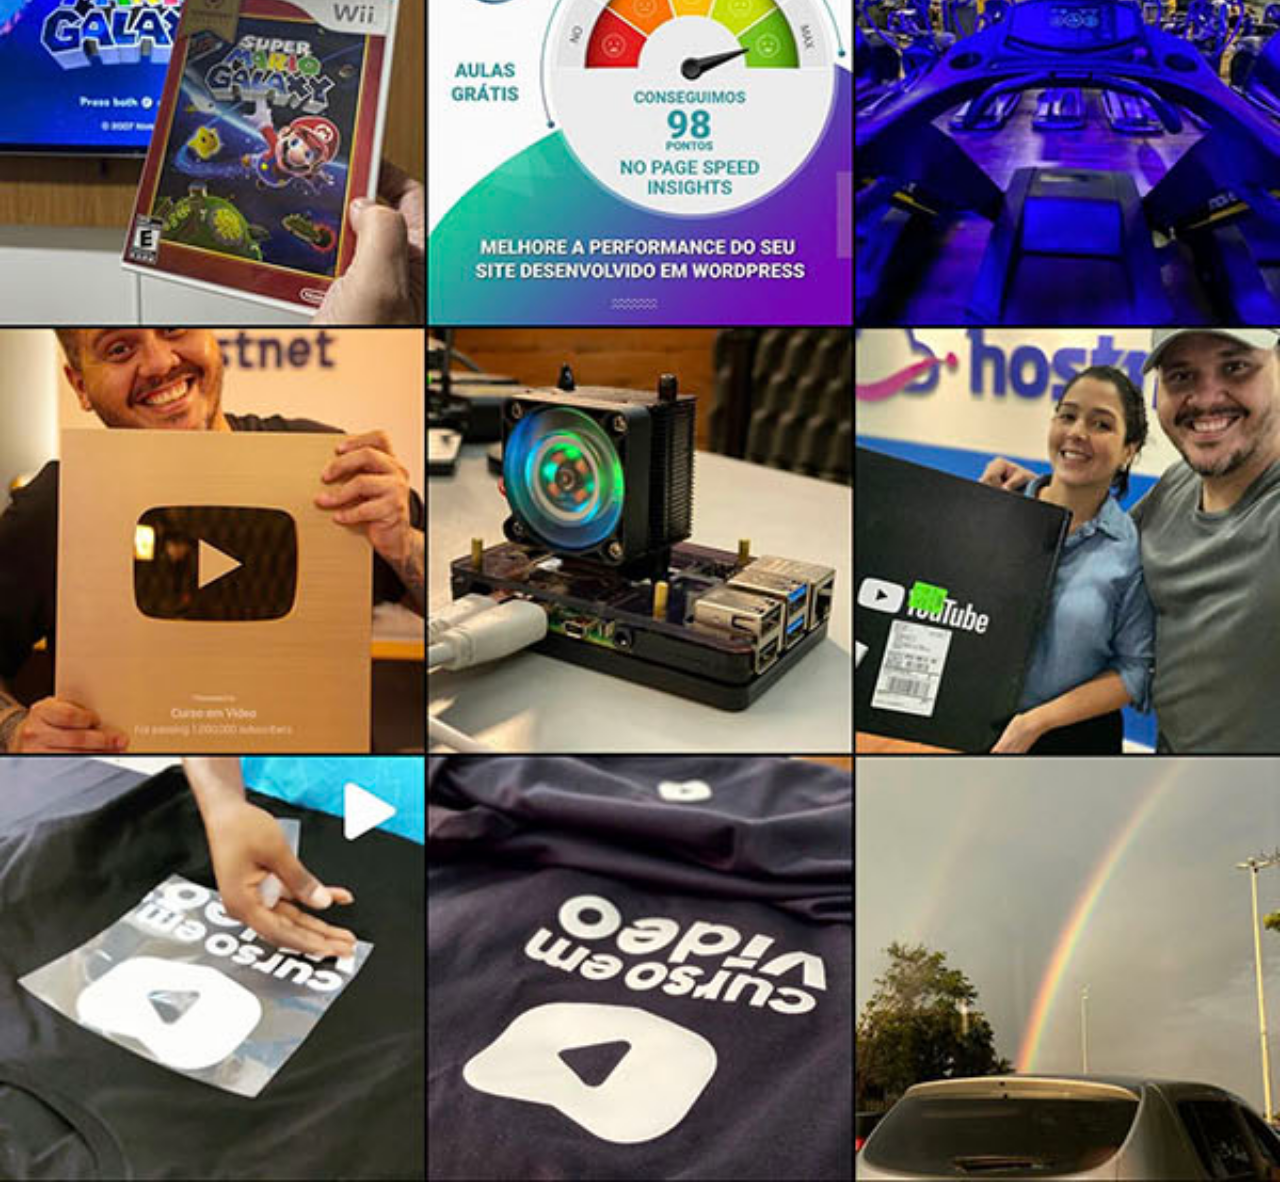
<file: instagram.html>
<!DOCTYPE html>
<html lang="pt-br">
<head>
    <meta charset="UTF-8">
    <meta name="viewport" content="width=device-width, initial-scale=1.0">
    <title>Instagram</title>
    <link rel="stylesheet" href="estilos/social.css">
</head>
<body>
    <img src="imagens/tela-instagram.jpg" alt="Youtube">
</body>
</html>
</file>
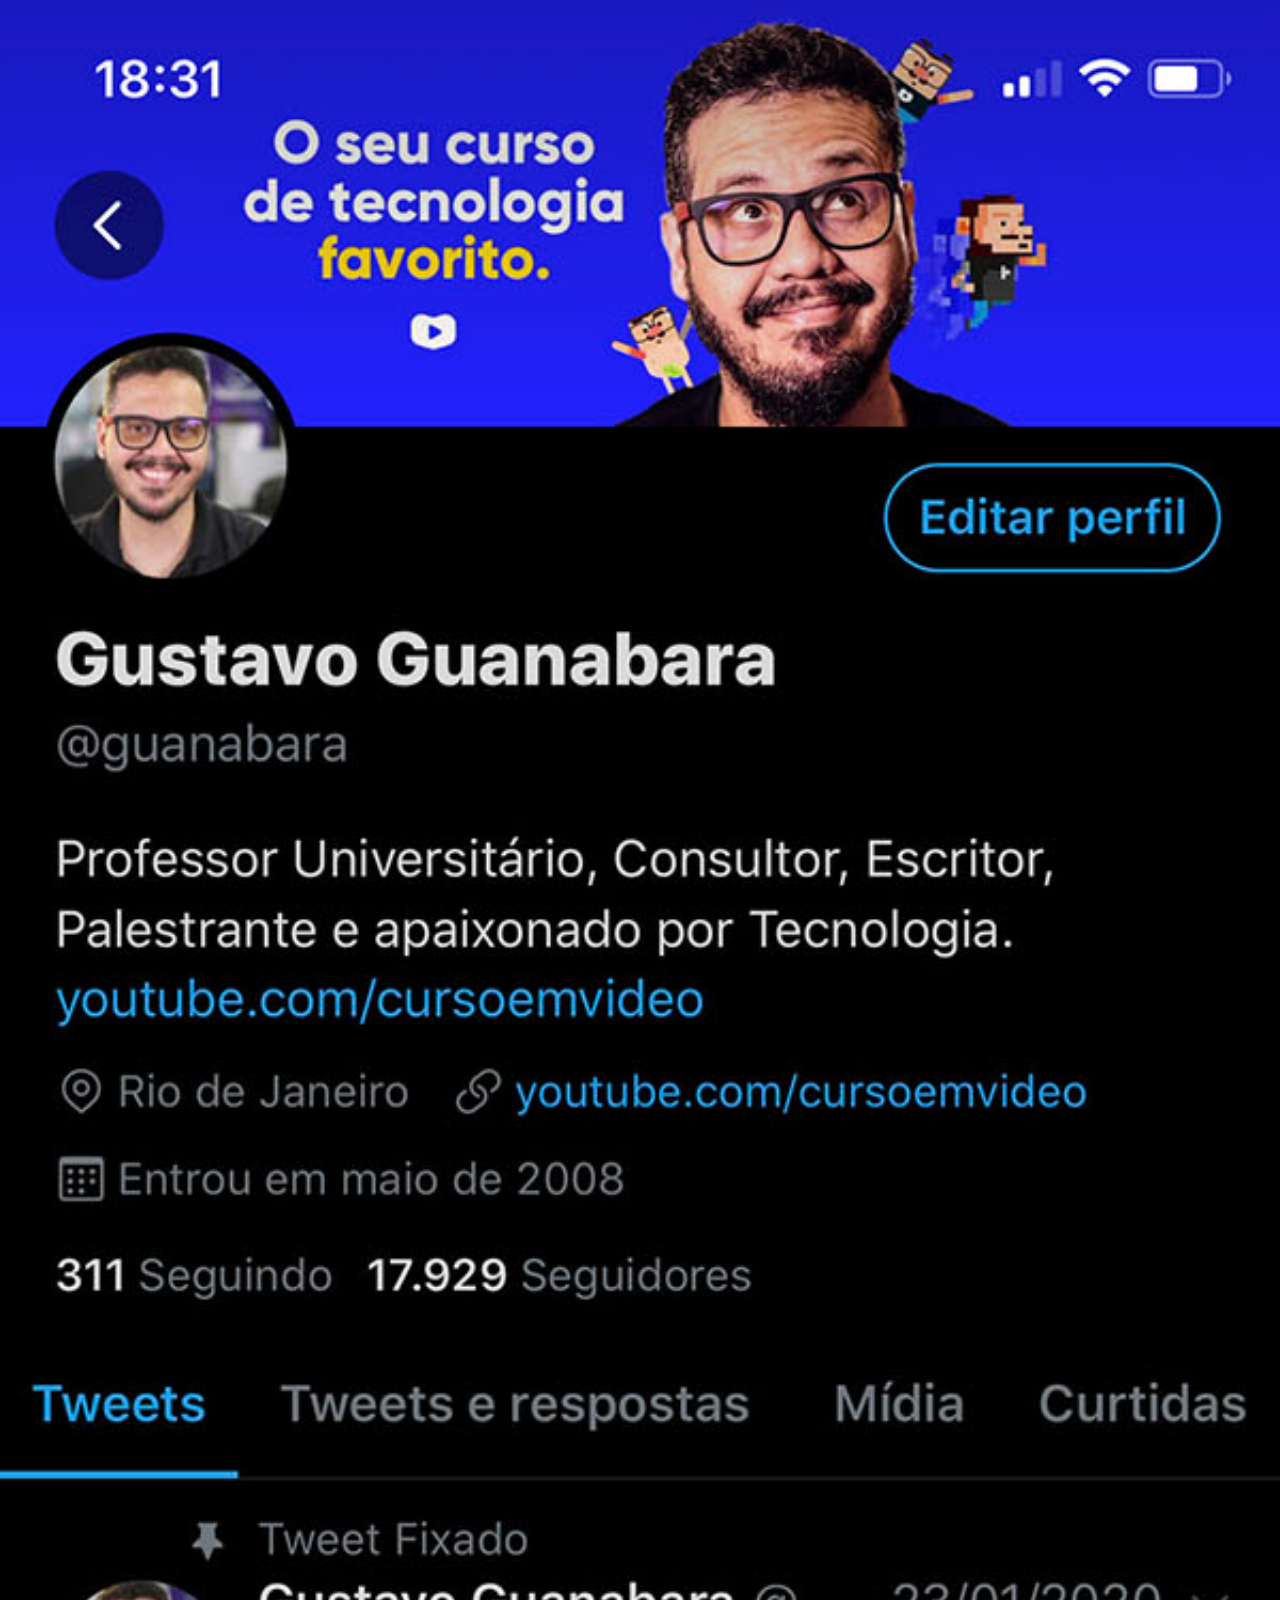
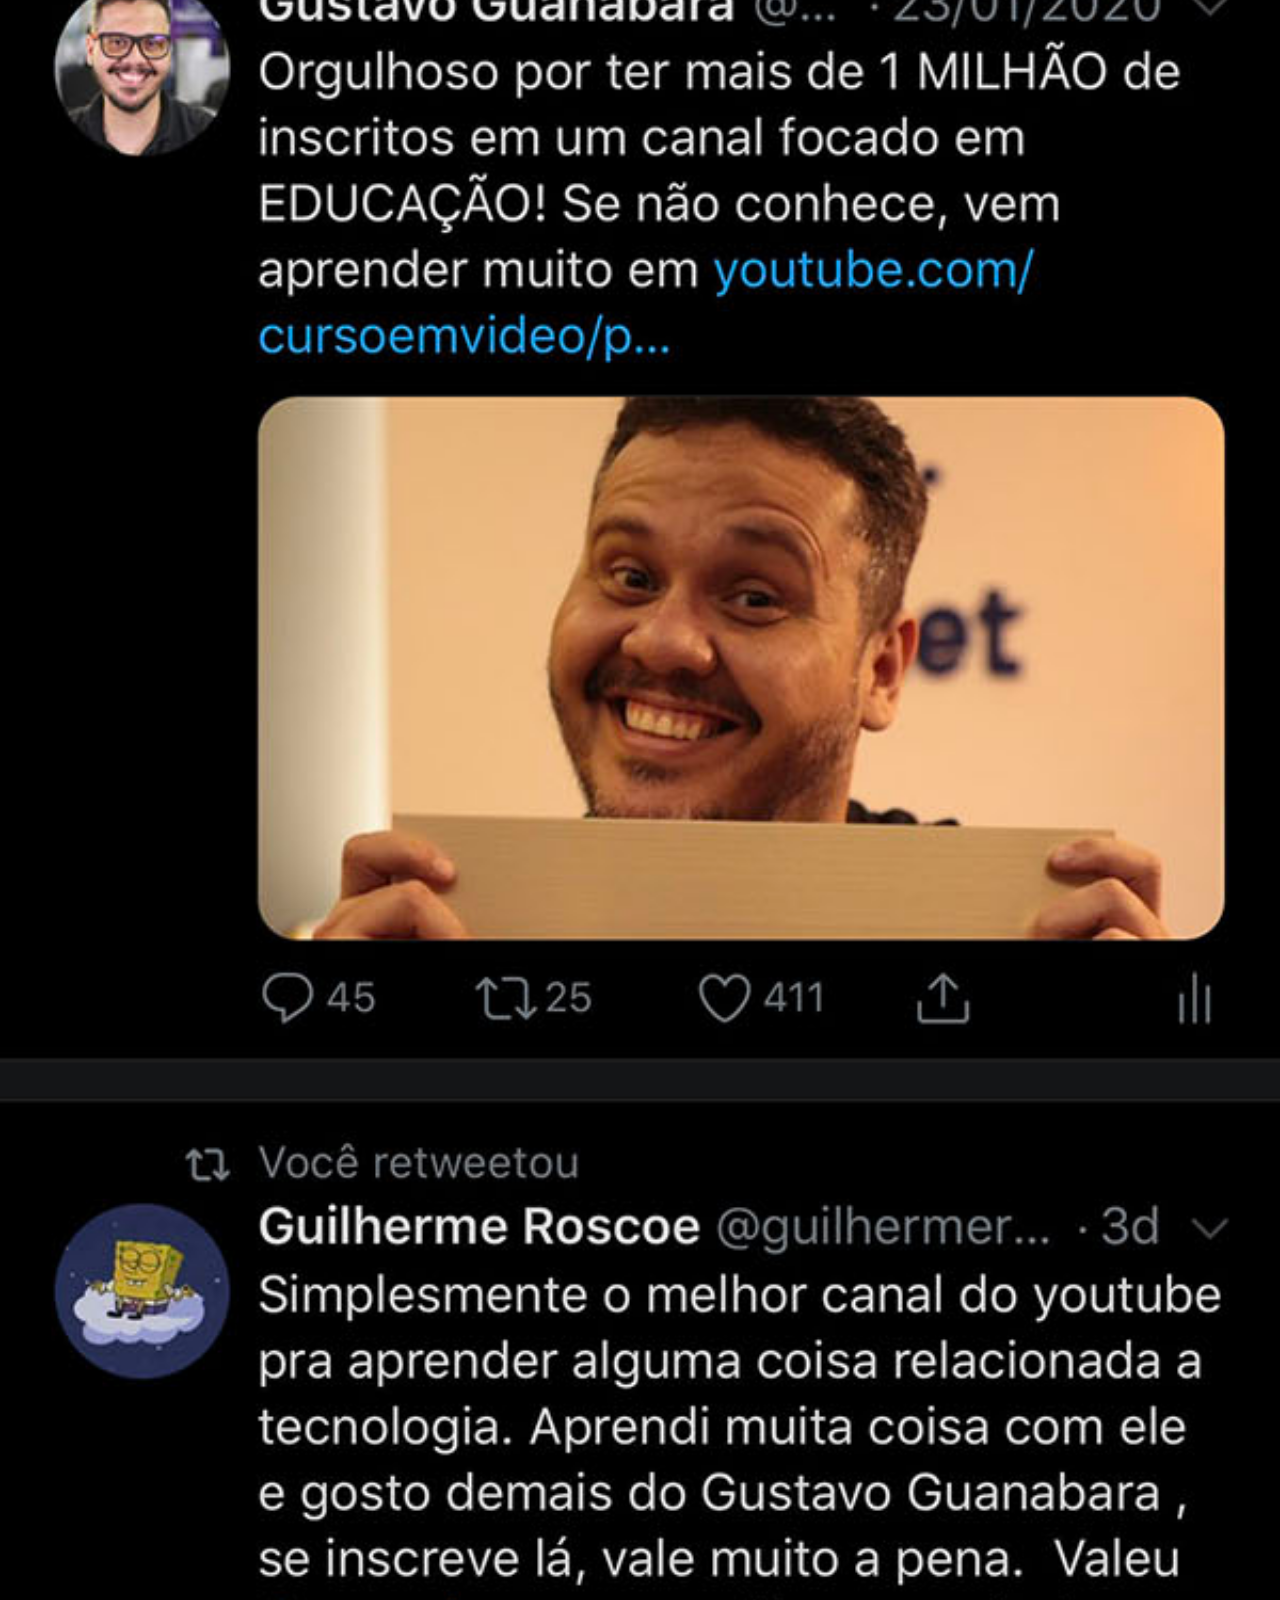
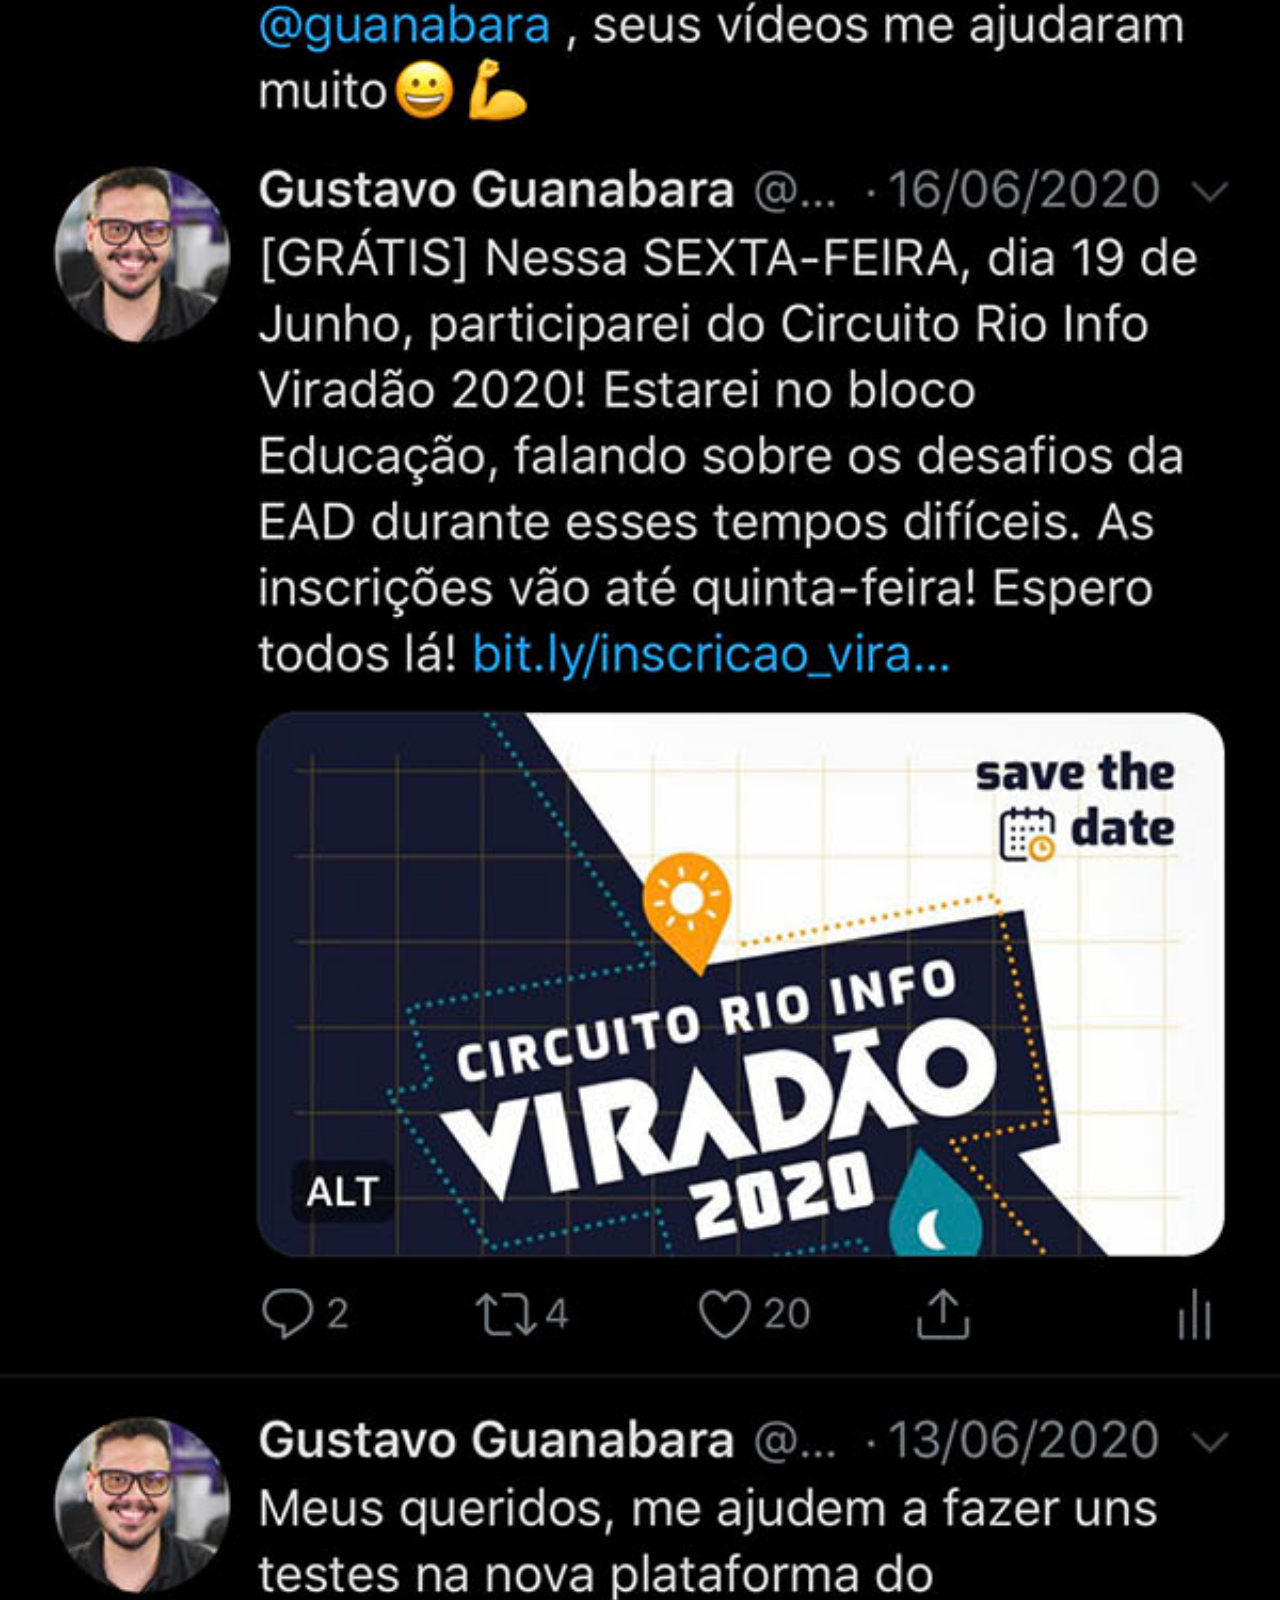
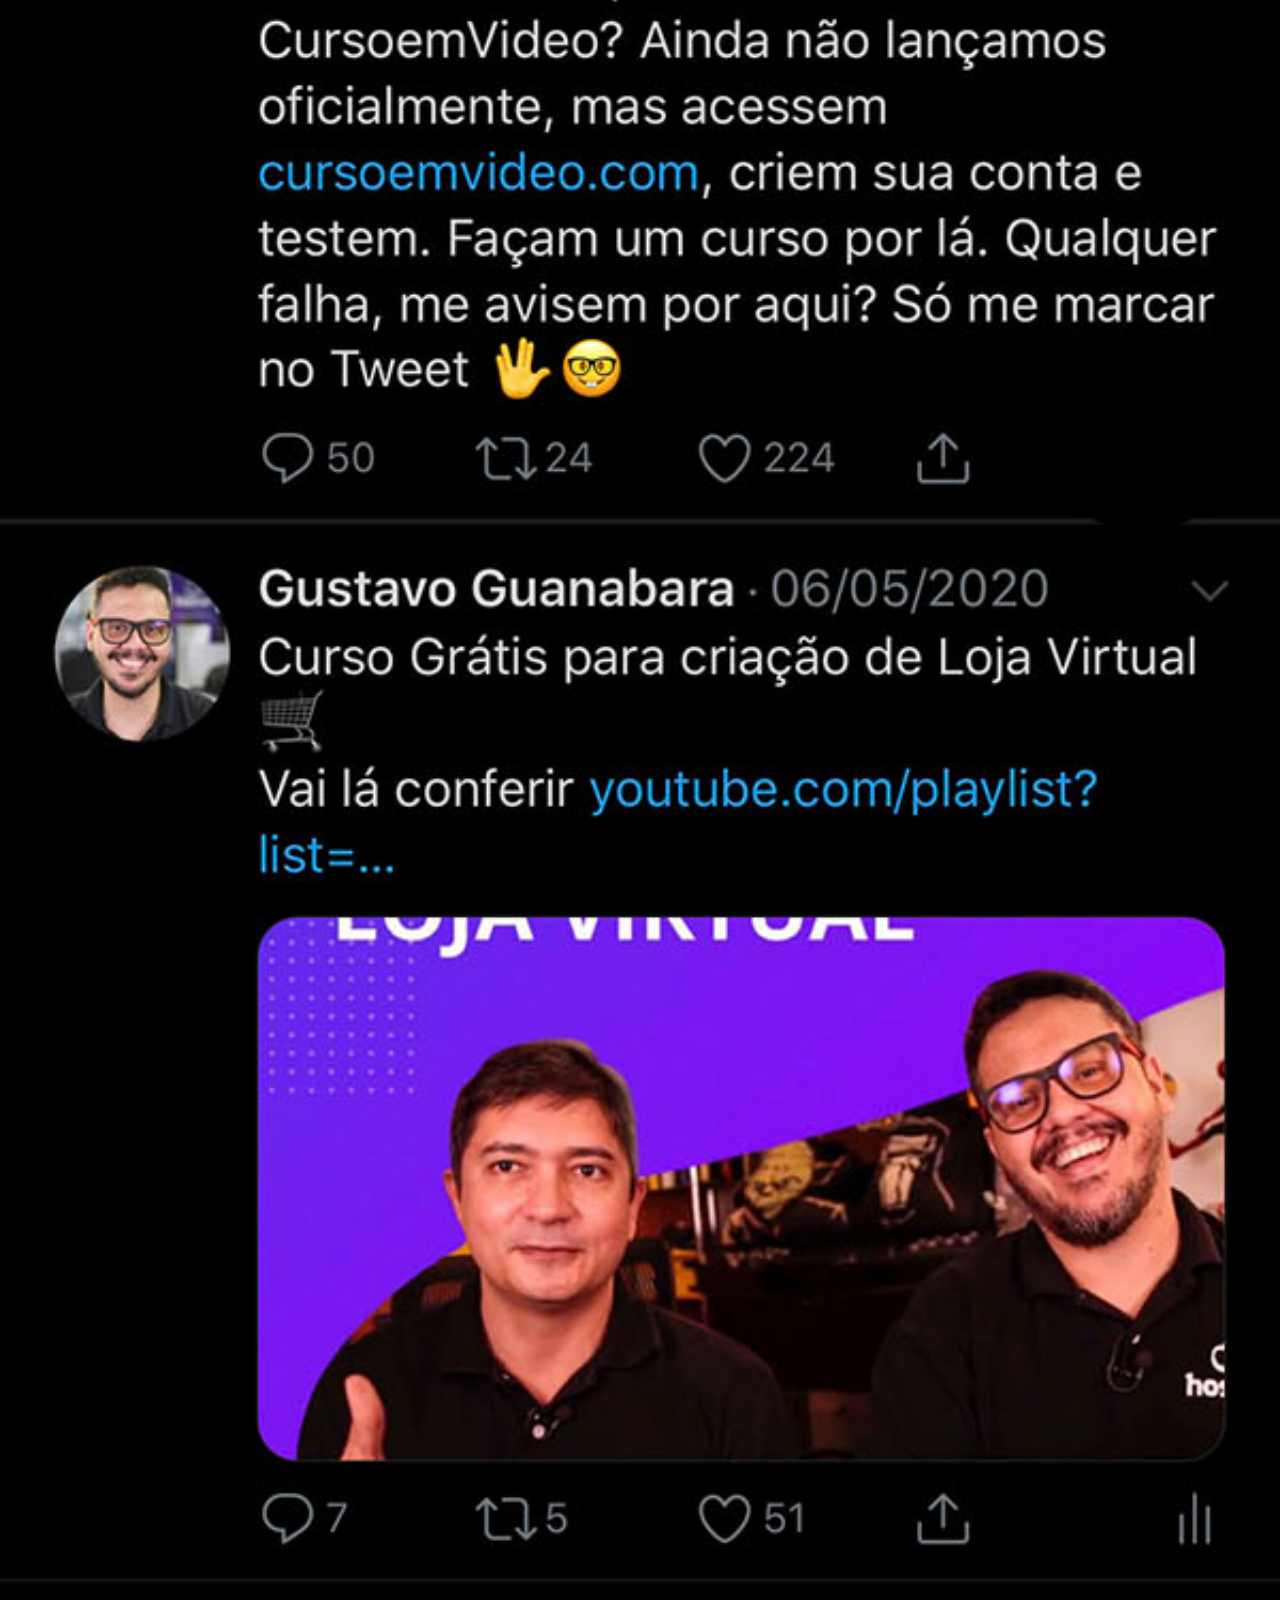
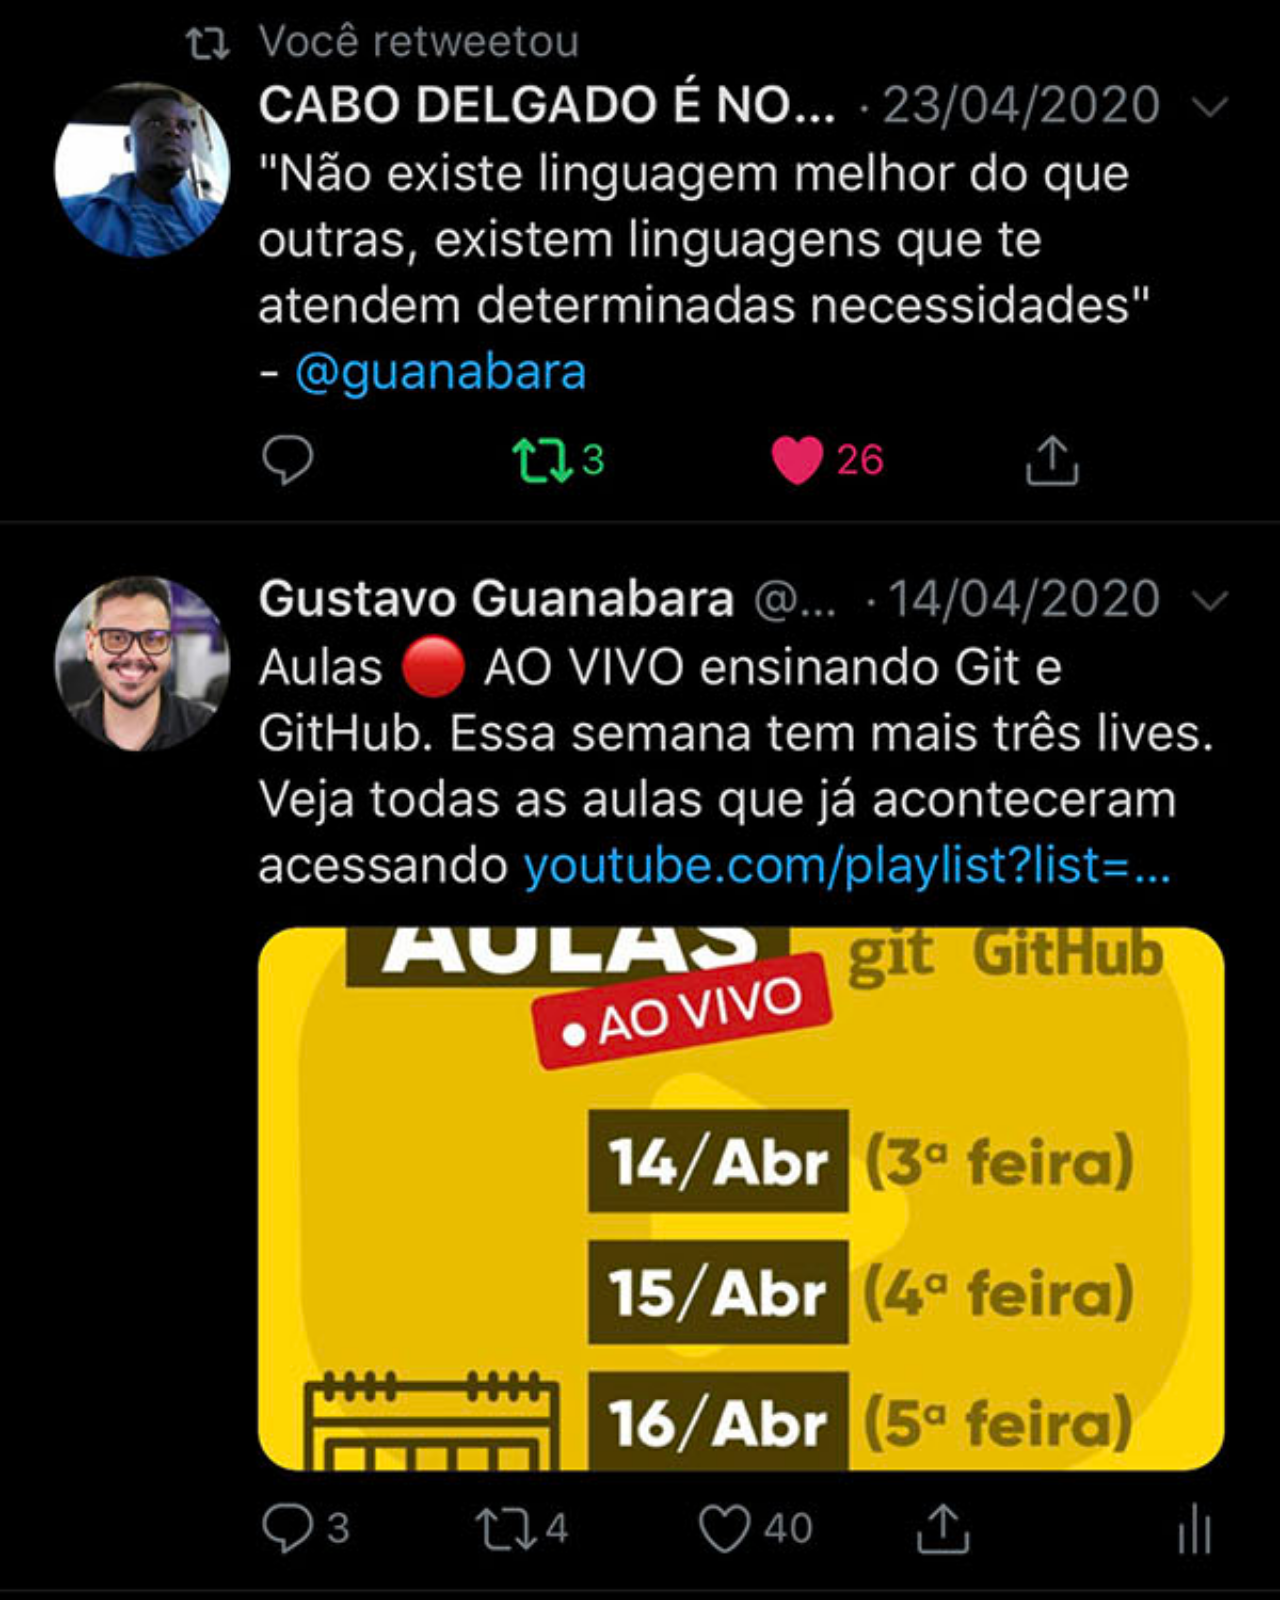
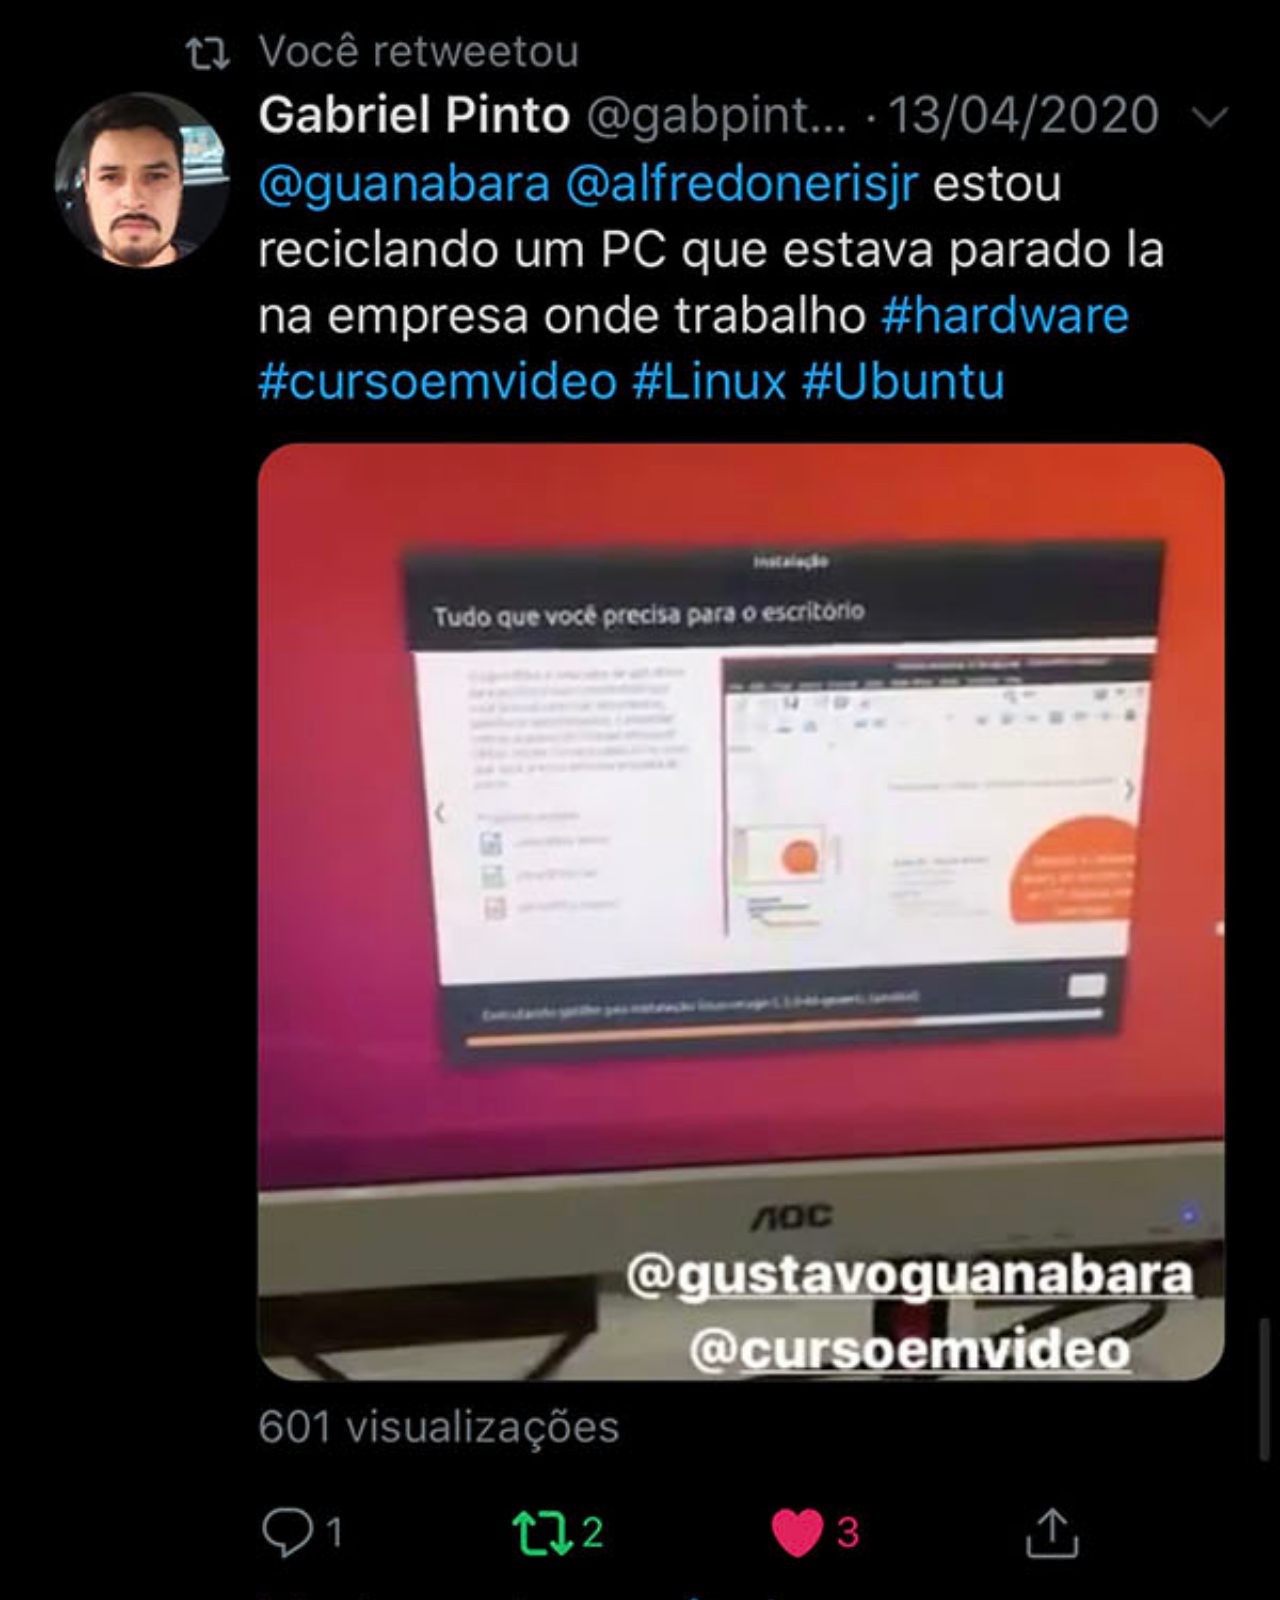
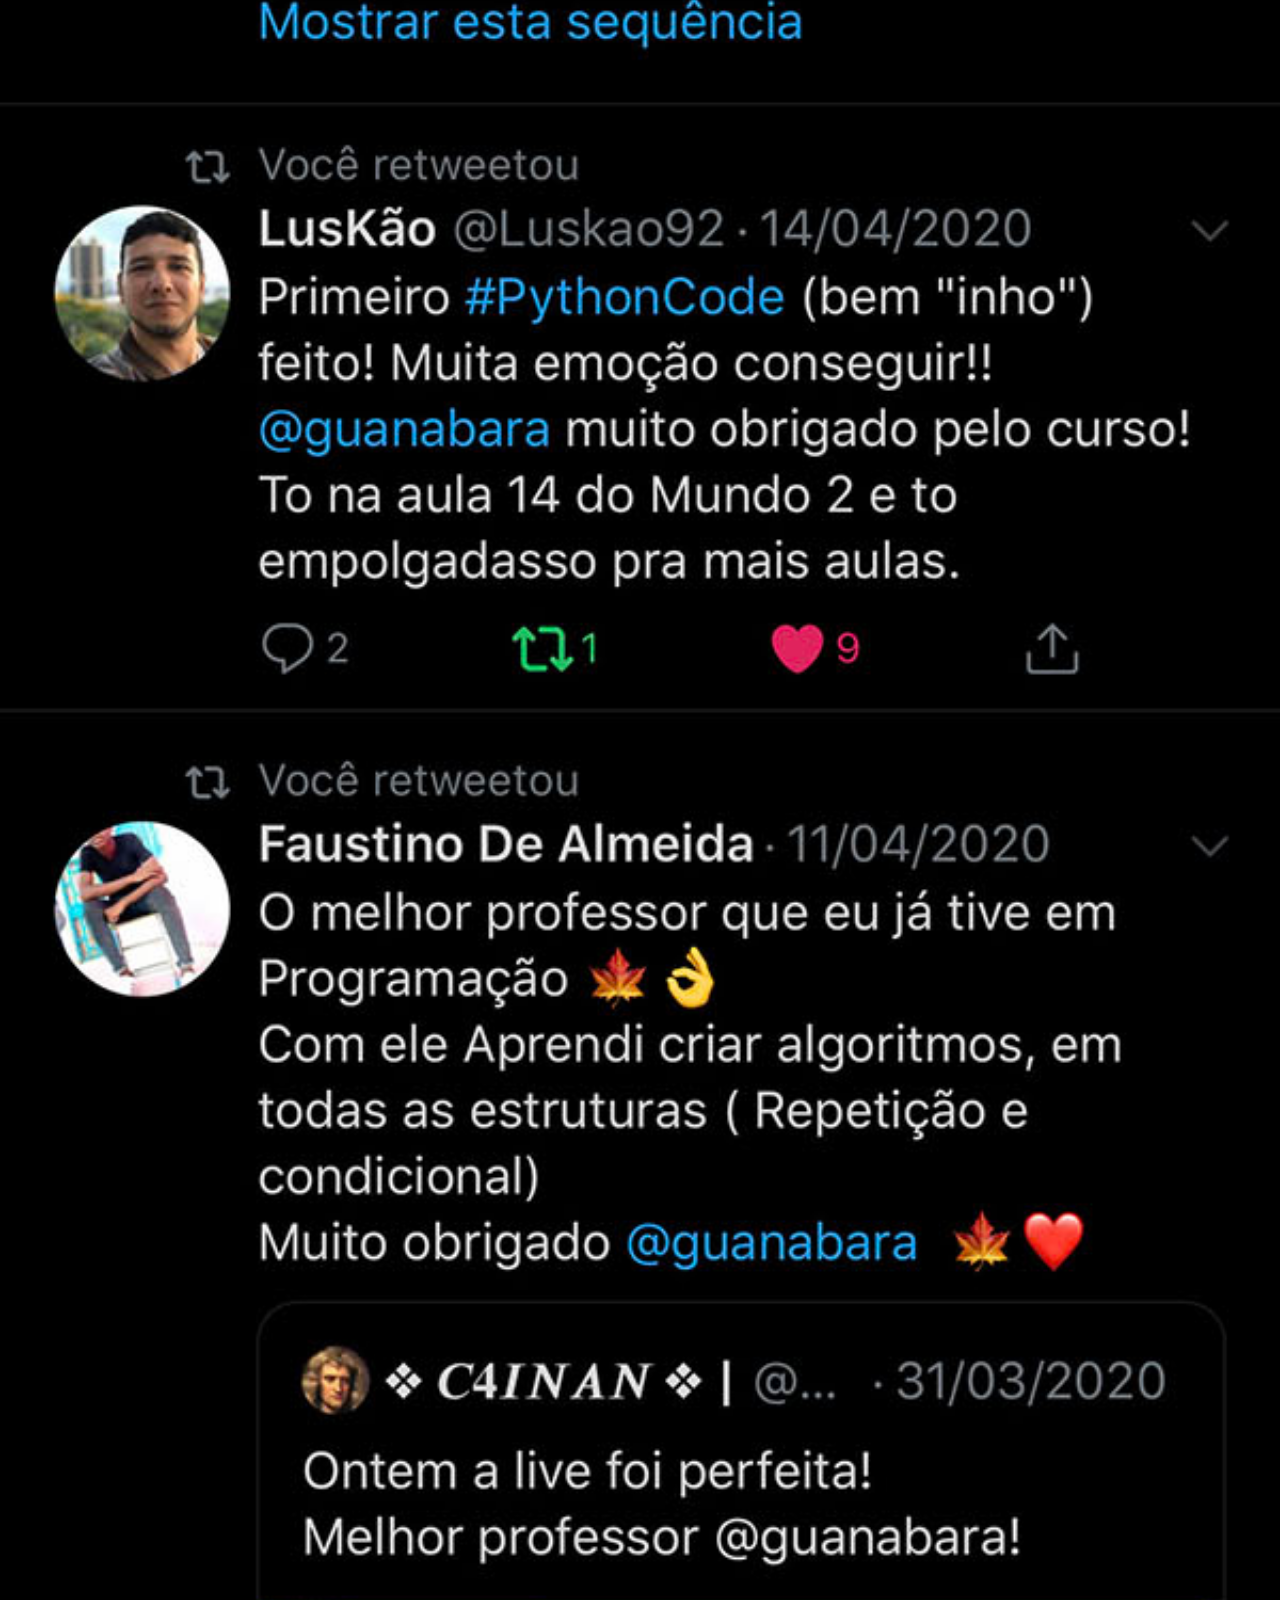
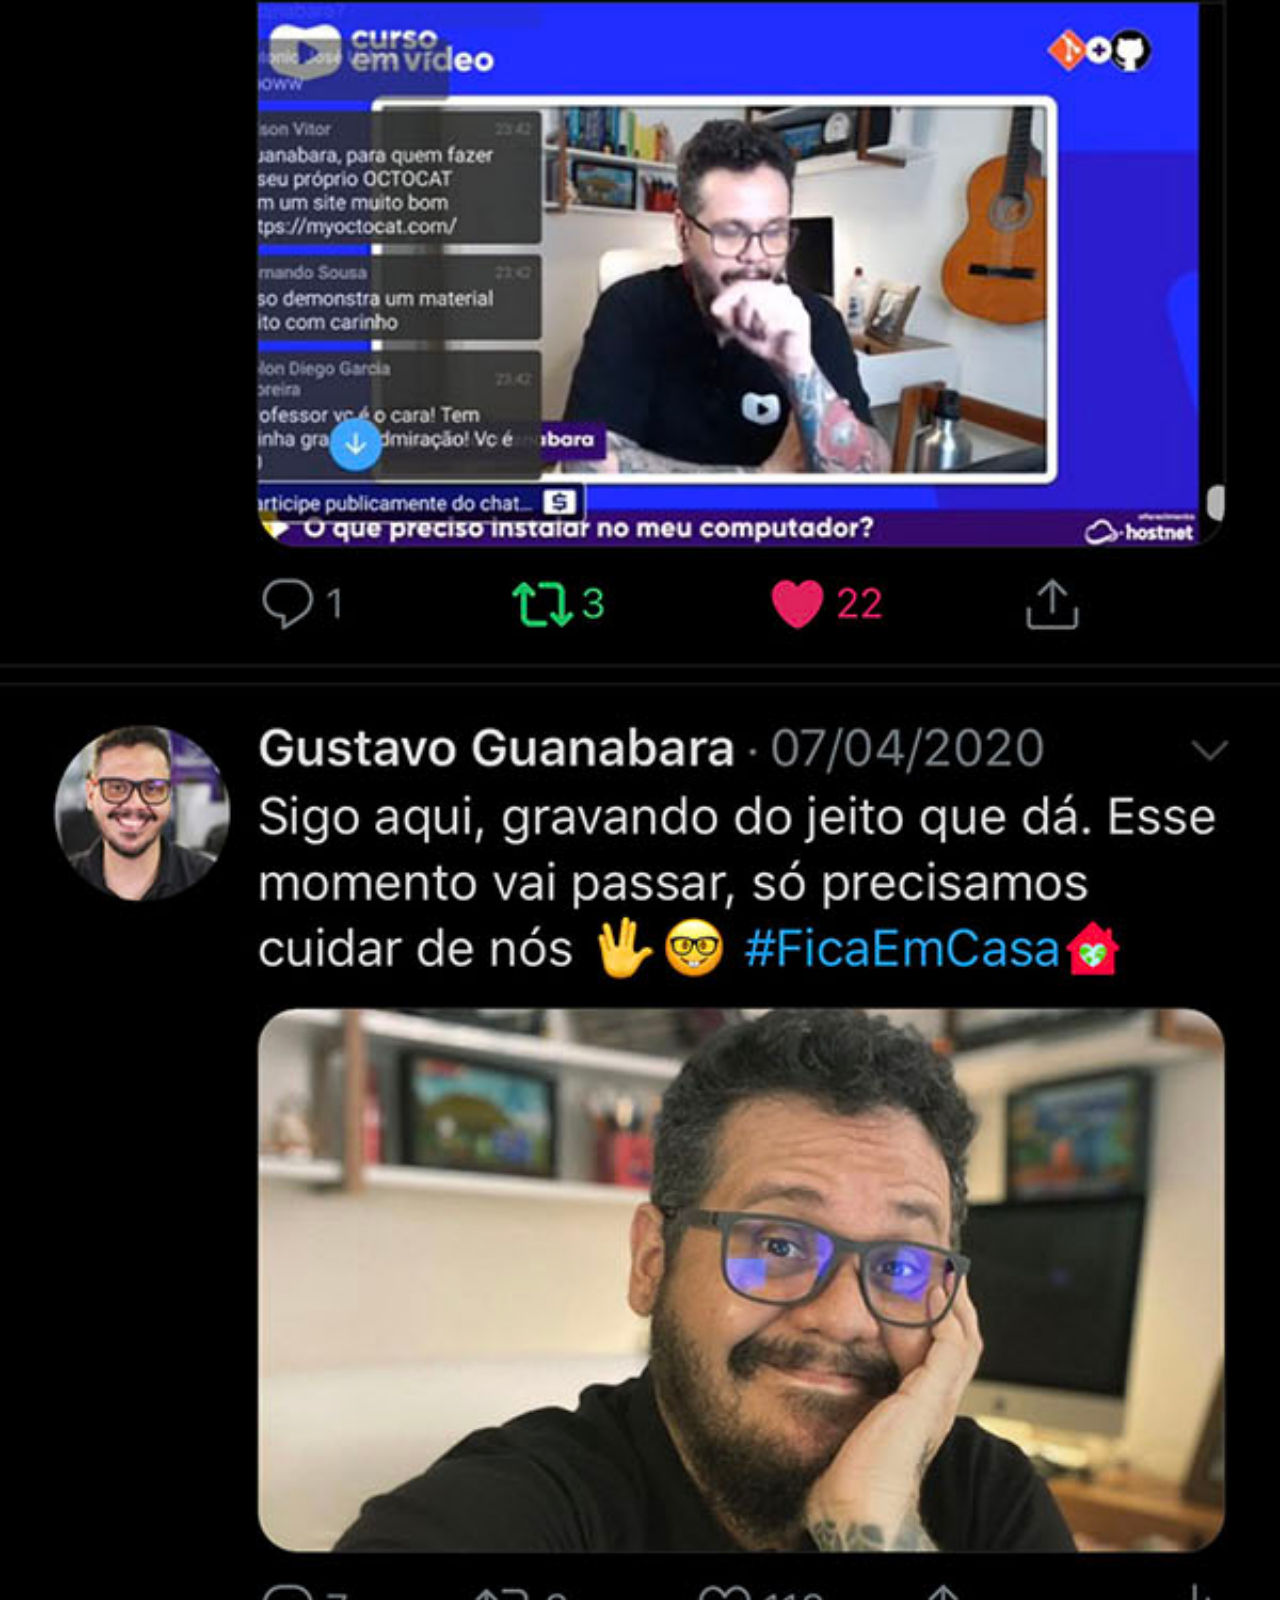
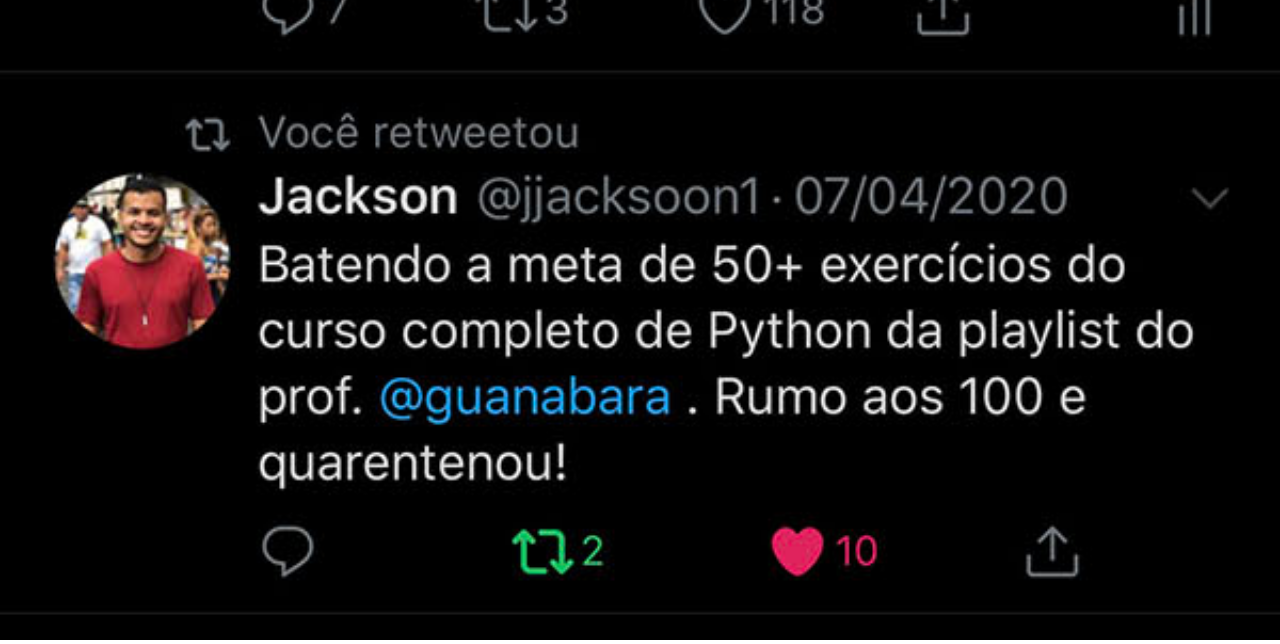
<file: twitter.html>
<!DOCTYPE html>
<html lang="pt-br">
<head>
    <meta charset="UTF-8">
    <meta name="viewport" content="width=device-width, initial-scale=1.0">
    <title>Twitter</title>
    <link rel="stylesheet" href="estilos/social.css">
</head>
<body>
    <img src="imagens/tela-twitter.jpg" alt="Youtube">
</body>
</html>
</file>
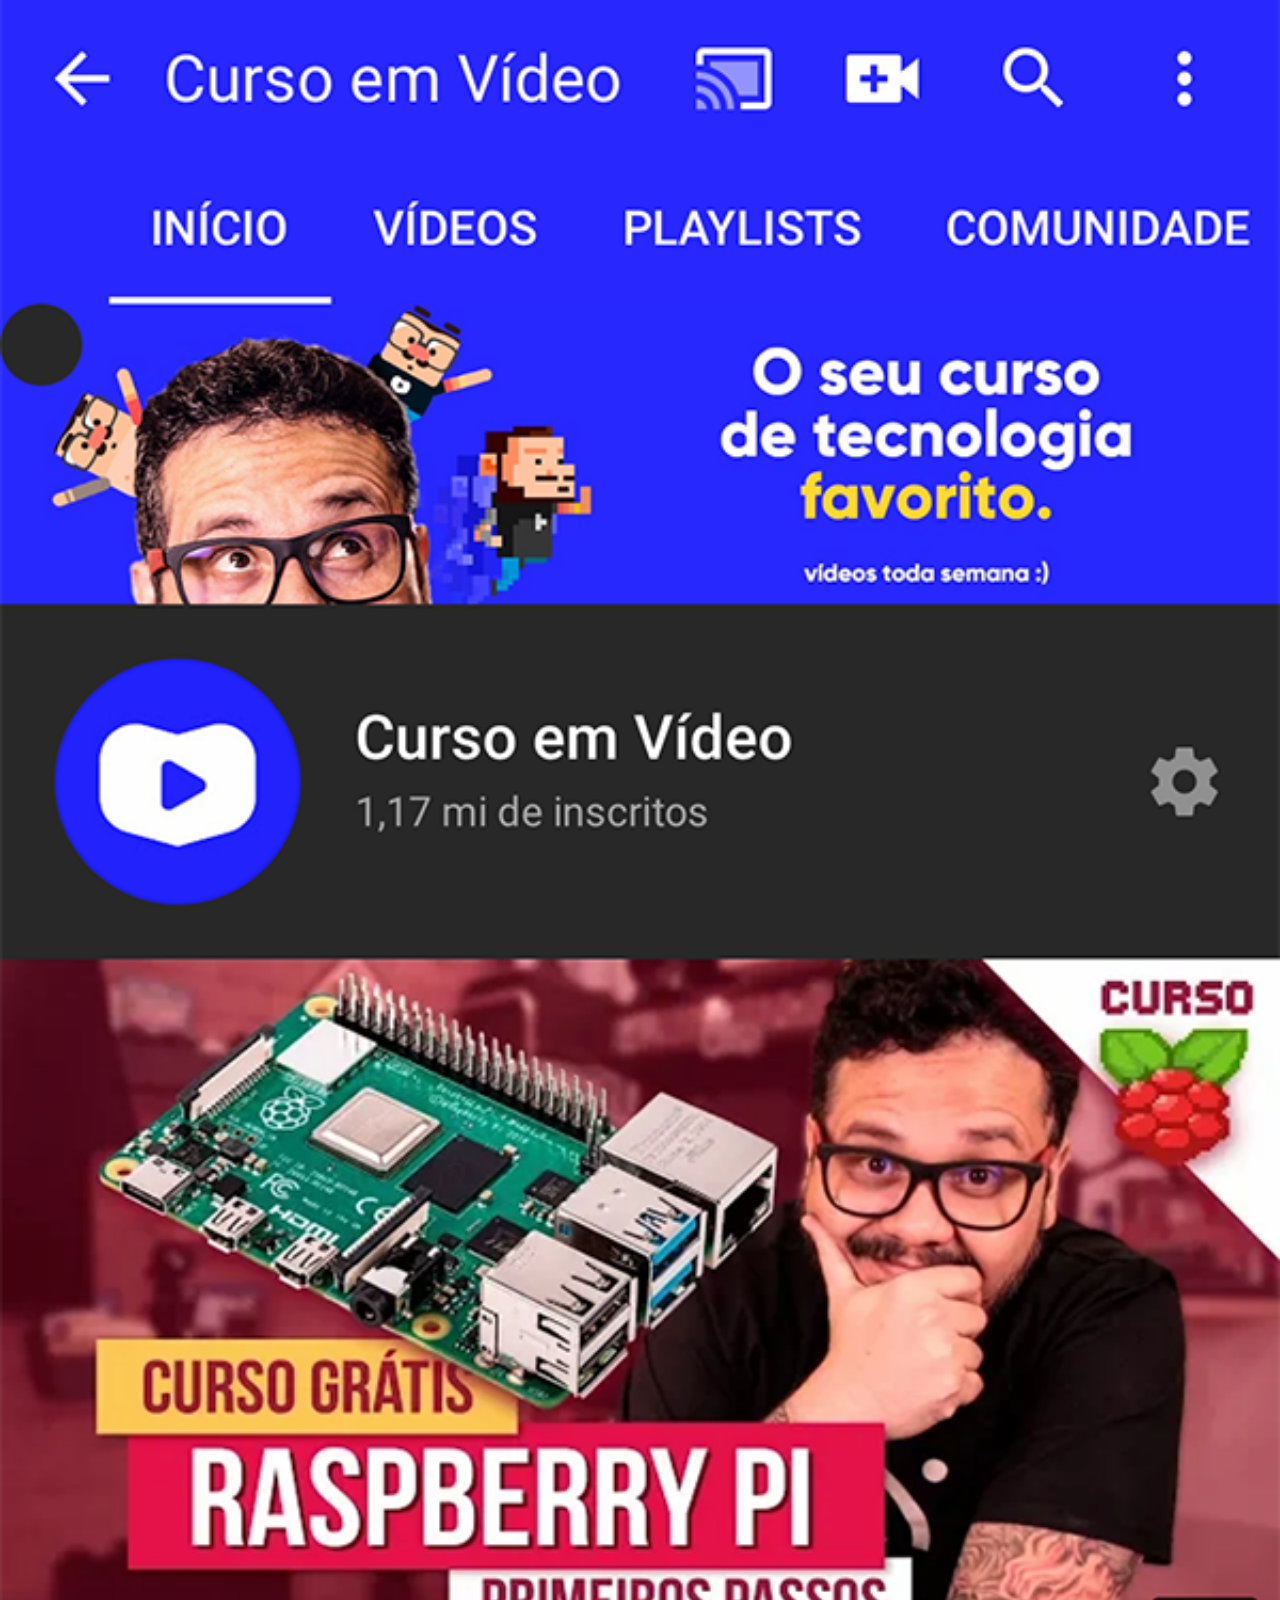
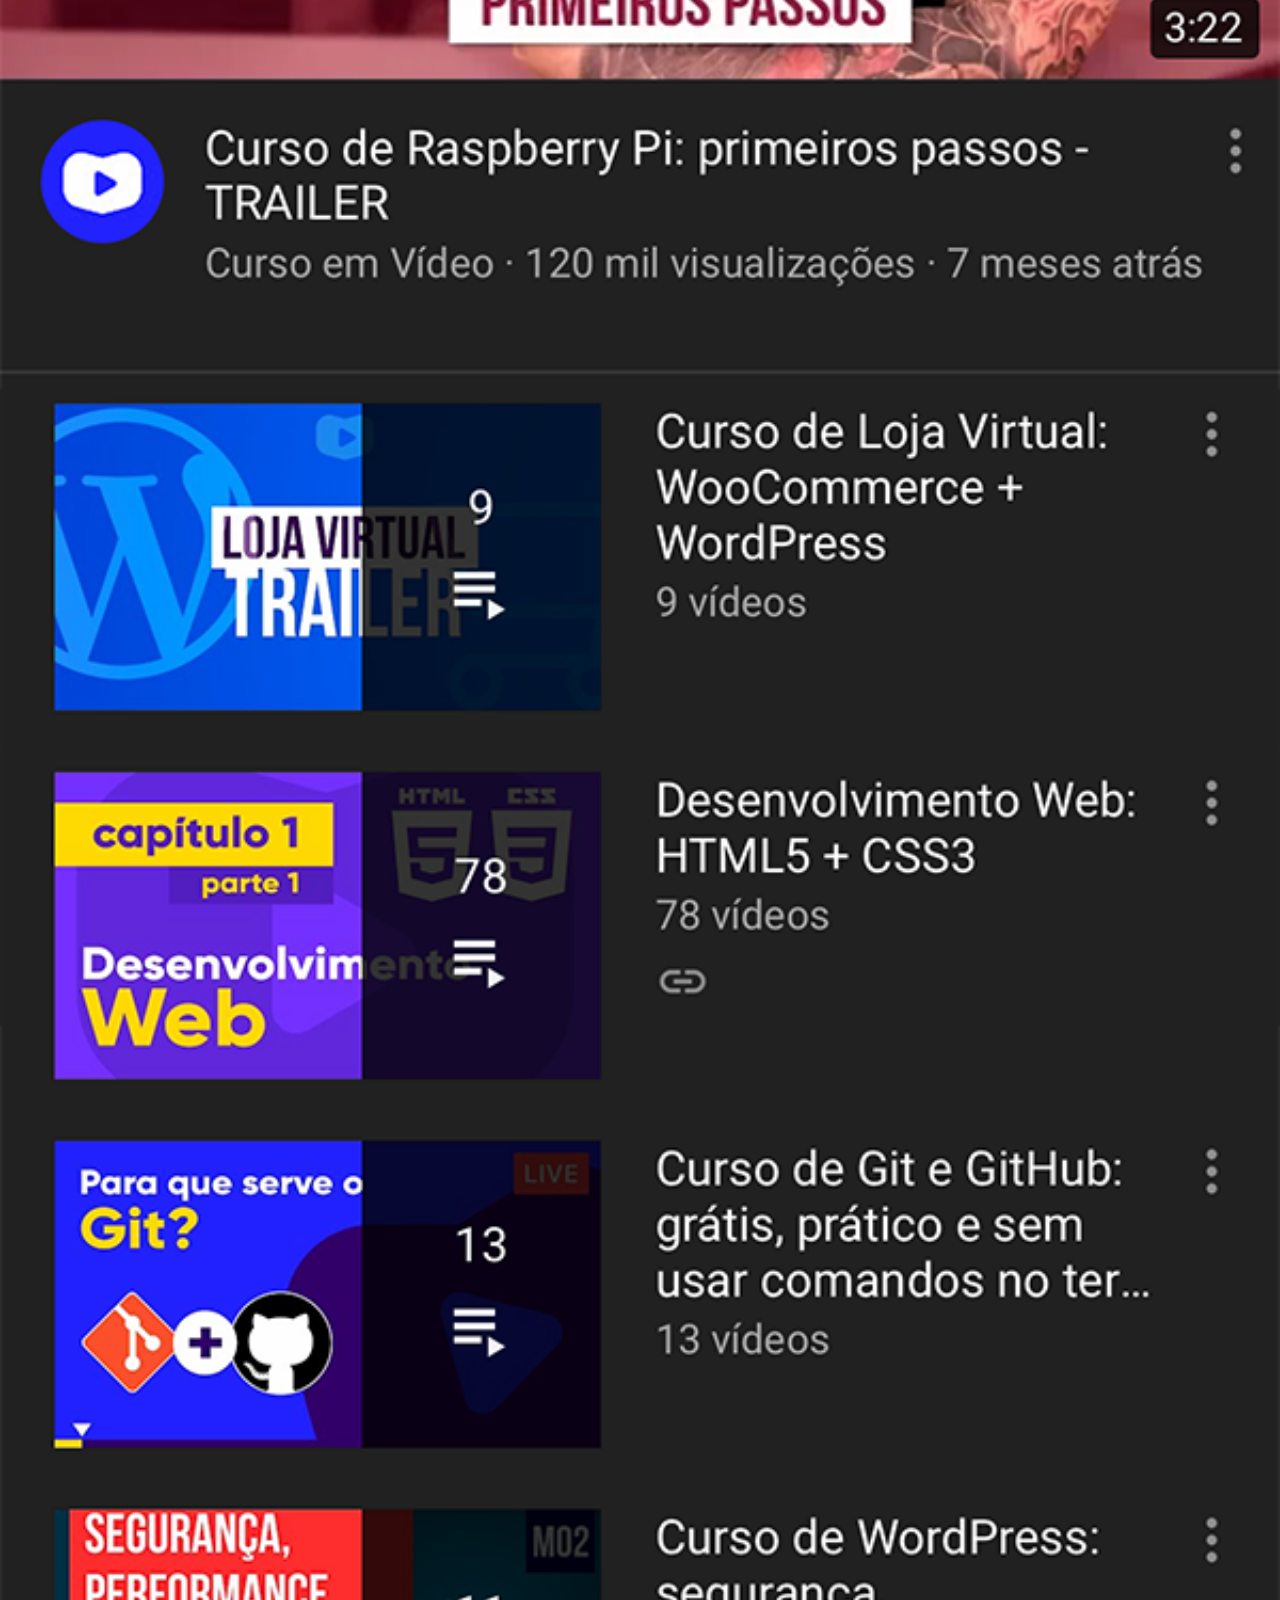
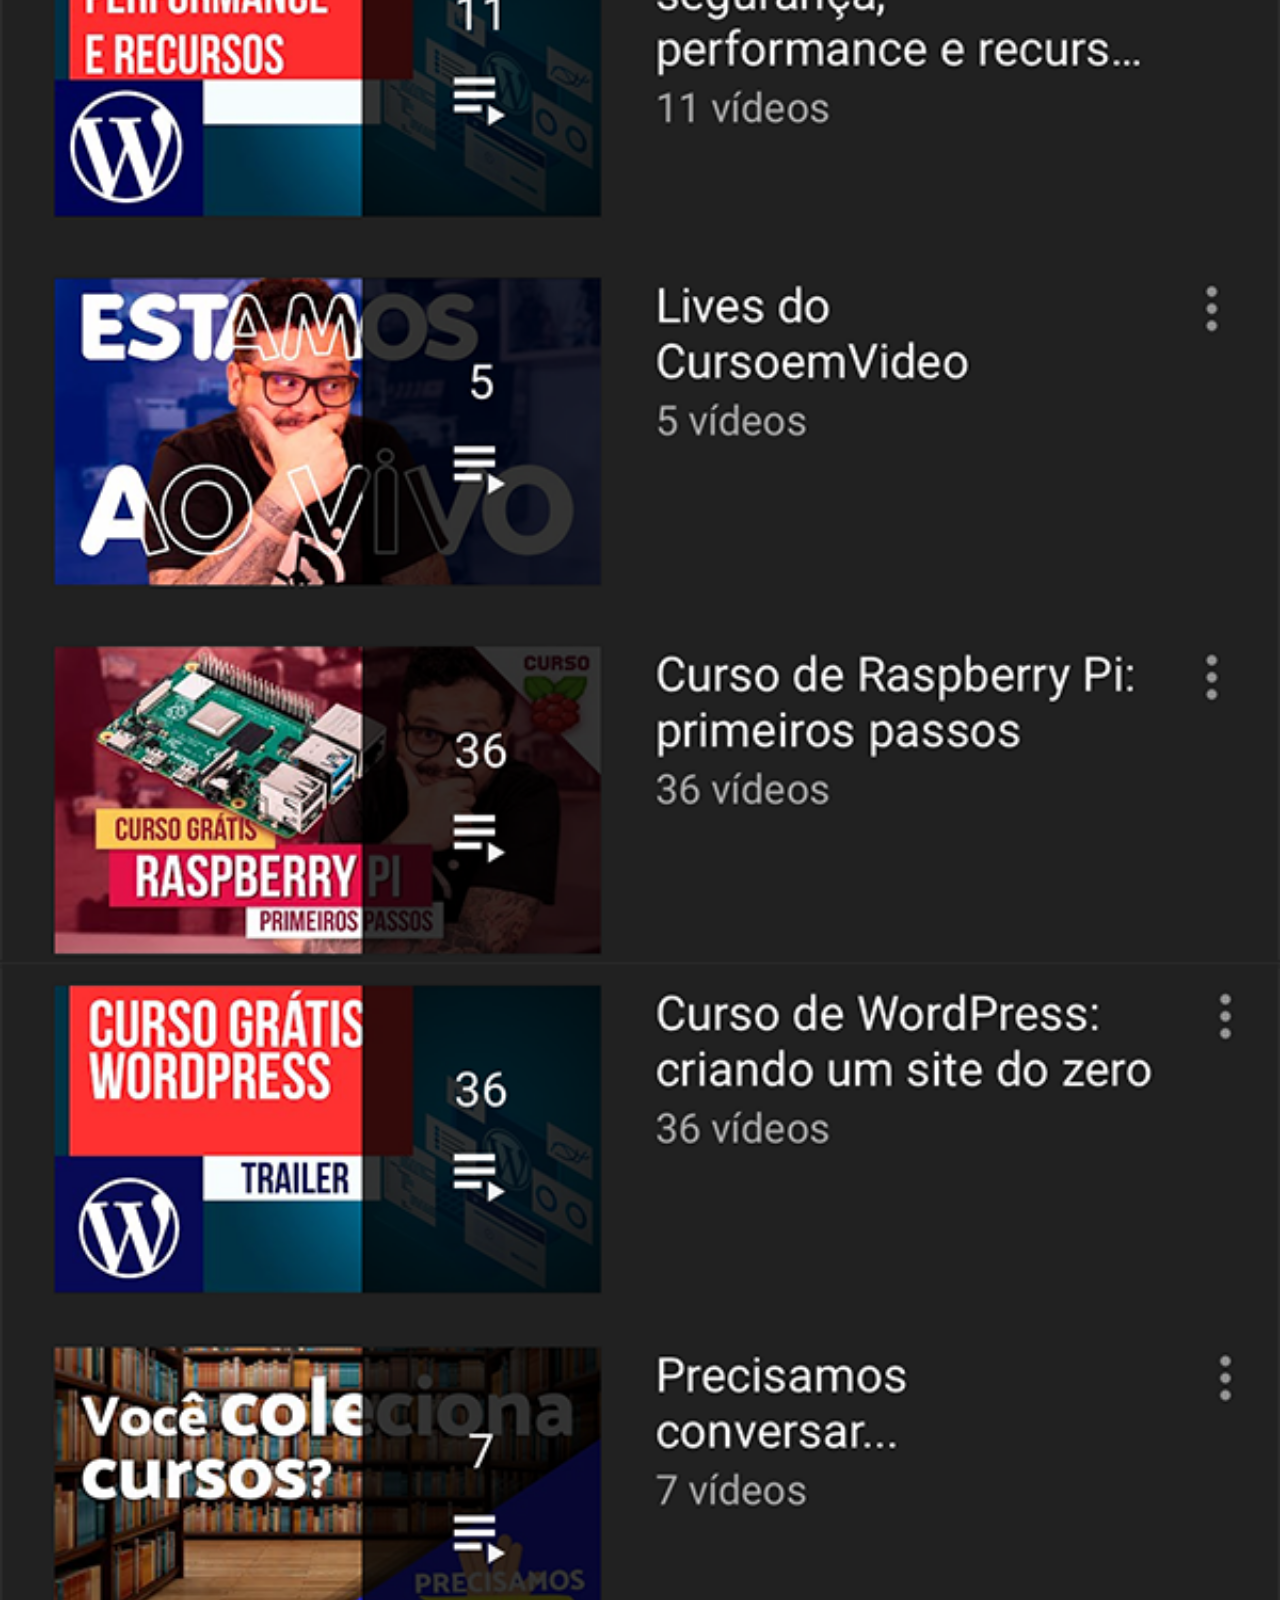
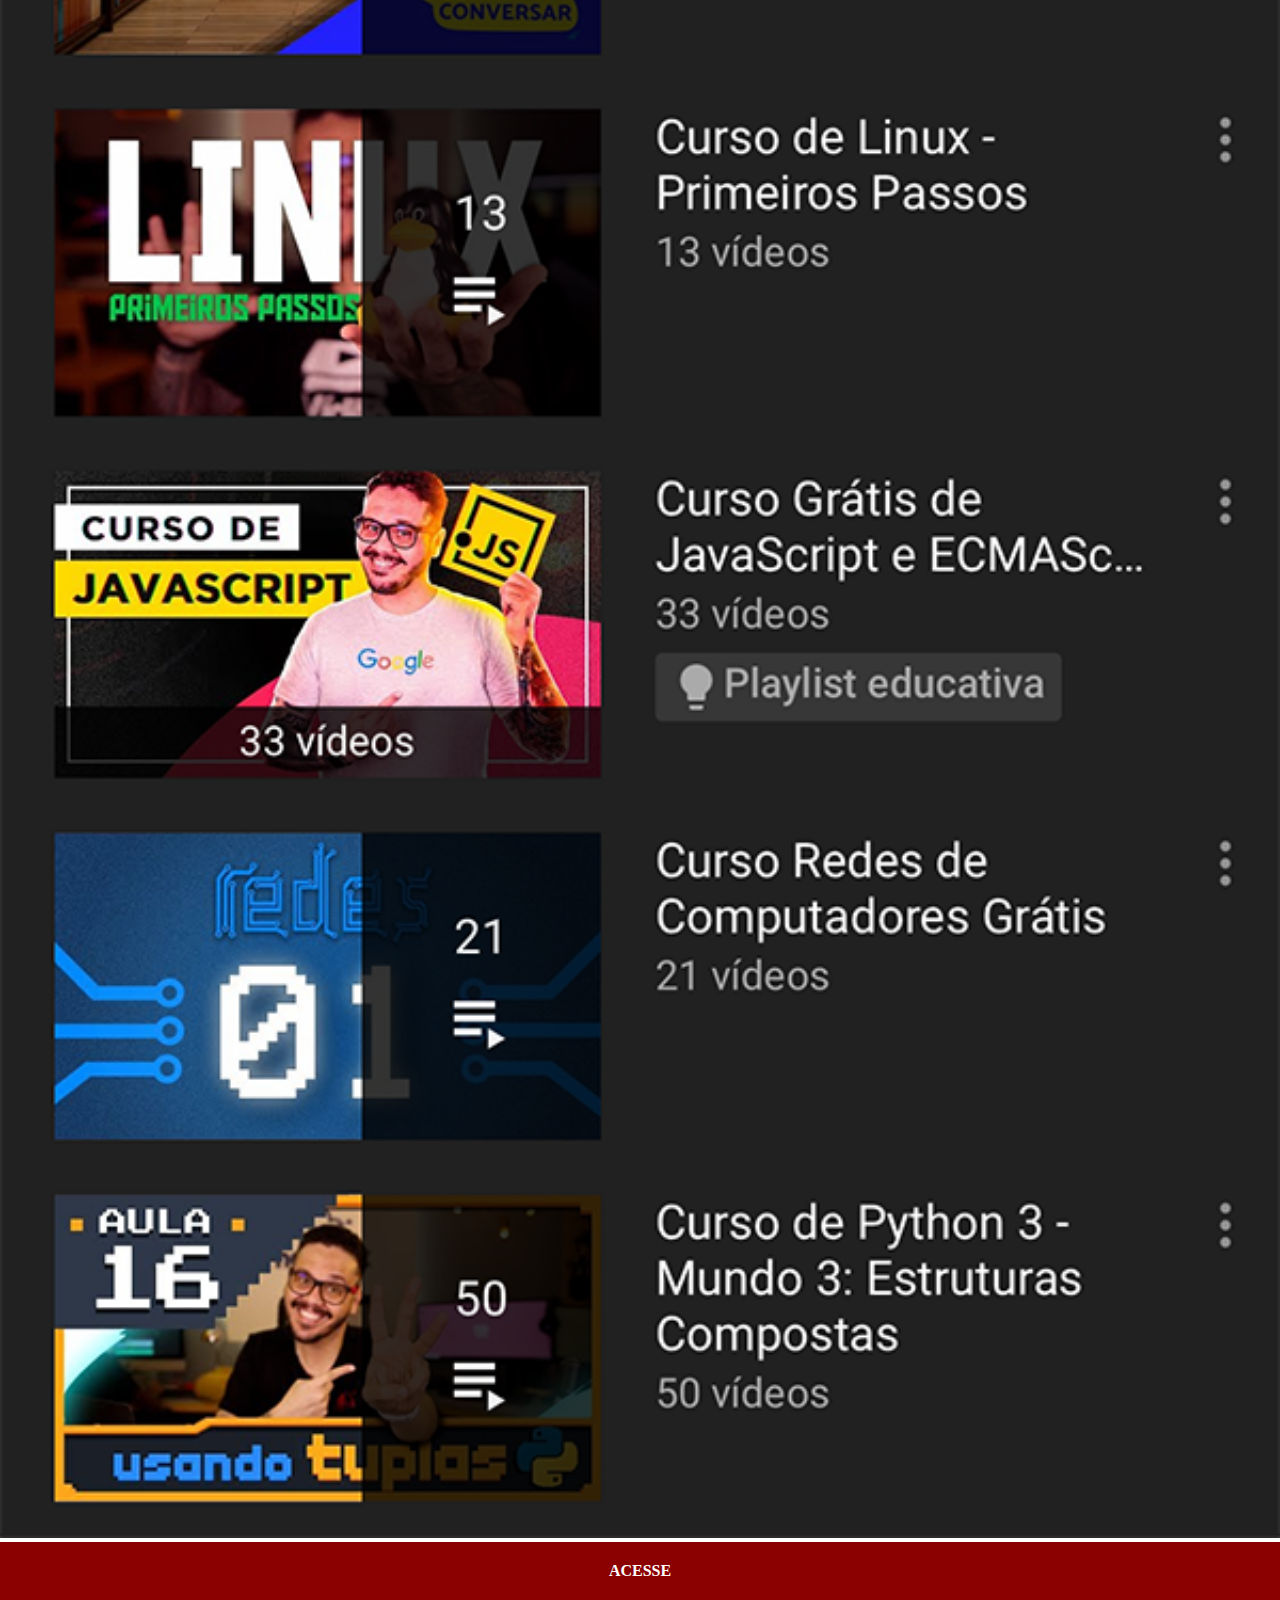
<file: youtube.html>
<!DOCTYPE html>
<html lang="pt-br">
<head>
    <meta charset="UTF-8">
    <meta name="viewport" content="width=device-width, initial-scale=1.0">
    <title>Youtube</title>
    <link rel="stylesheet" href="estilos/social.css">
</head>

<body>
    <img src="imagens/tela-youtube.png" alt="Youtube">
    <a href="https://www.youtube.com/user/cursosemvideo/playlists" alt="Youtube" target="_blank">ACESSE</a>
</body>
</html>
</file>
<file: estilos/social.css>
*{
    margin: 0px;
    padding: 0px;
}

::-webkit-scrollbar{
    width: 0px;
    height: 0px;
}

img{
    width: 100vw;


}

a{
    display: block;
    background-color: darkred;
    color: white;
    padding: 20px;
    text-align: center;
    font-weight: bolder;
    text-decoration: none;
}

a:hover{
    background-color: red;
}
</file>
